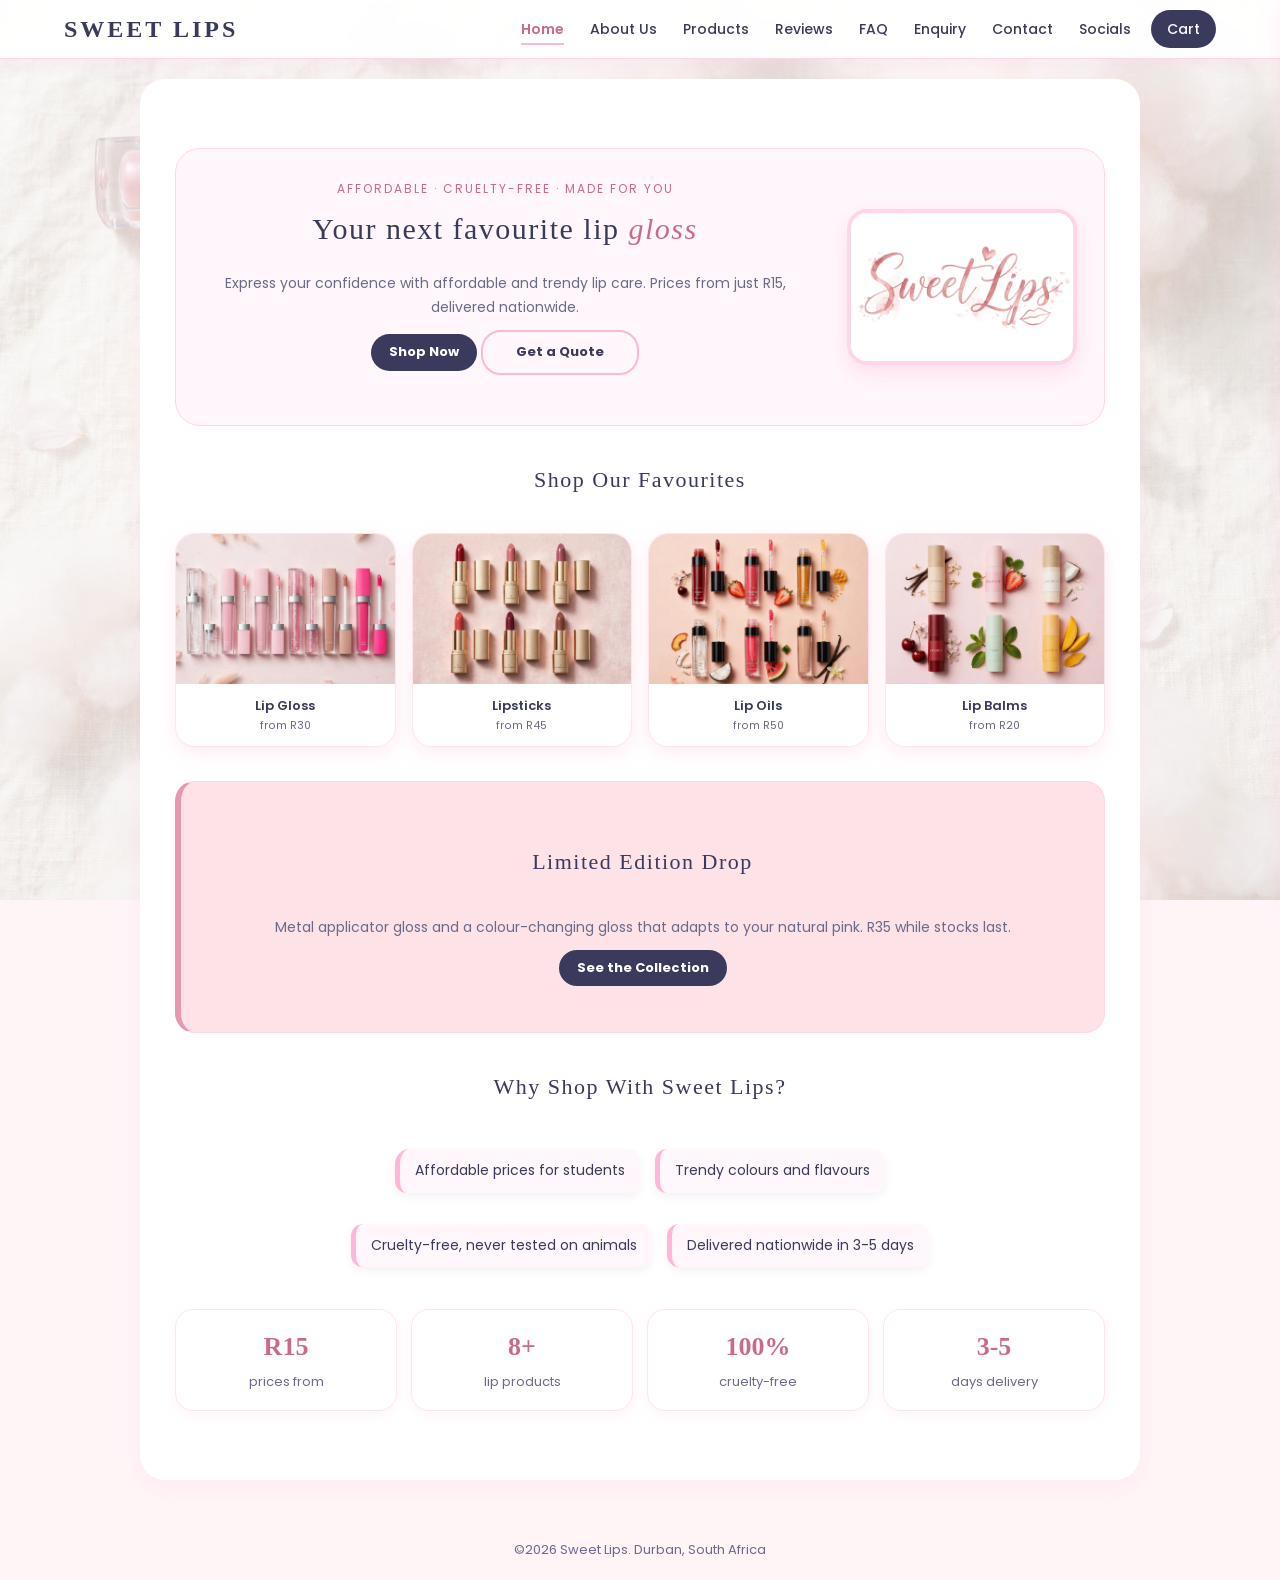
<file: sweet-lips final doc/index.html>
<!DOCTYPE html>
<html lang="en">
<head>
    <meta charset="UTF-8">
    <meta name="viewport" content="width=device-width, initial-scale=1.0">
    <title>Sweet Lips | Affordable Lip Gloss, Lipsticks & Lip Care in South Africa</title>
  <meta name="description" content="Shop affordable lip gloss, lipsticks, lip oils, balms and lip care sets from Sweet Lips, a Durban beauty brand. Nationwide delivery across South Africa.">
  <meta name="keywords" content="lip gloss South Africa, affordable makeup, lip care, Sweet Lips, Durban beauty">
  <meta name="robots" content="index, follow">
  <link rel="preconnect" href="https://fonts.googleapis.com">
  <link rel="preconnect" href="https://fonts.gstatic.com" crossorigin>
  <link href="https://fonts.googleapis.com/css2?family=Poppins:wght@400;500;600&display=swap" rel="stylesheet">
  <link rel="stylesheet" href="css/style.css">
  <link rel="stylesheet" href="css/extras.css">
  <script type="application/ld+json">
  {"@context":"https://schema.org","@type":"Store","name":"Sweet Lips","description":"Affordable, cruelty-free lip gloss, lipsticks and lip care from Durban, South Africa.","email":"hello@sweetlips.co.za","telephone":"+27671448554","address":{"@type":"PostalAddress","addressLocality":"Durban","addressRegion":"KwaZulu-Natal","addressCountry":"ZA"},"openingHours":"Mo-Fr 09:00-17:00","priceRange":"R15-R320"}
  </script>
</head>
<body class="home-page">
  <header class="site-header">
    <h1 class="brand"><a href="index.html">Sweet Lips</a></h1>
    <button class="nav-toggle" type="button" aria-label="Open menu" aria-expanded="false" aria-controls="site-nav"><span></span><span></span><span></span></button>
    <nav id="site-nav" class="site-nav" aria-label="Main navigation">
      <ul>
        <li><a href="index.html" aria-current="page">Home</a></li>
        <li><a href="about.html">About Us</a></li>
        <li><a href="products.html">Products</a></li>
        <li><a href="reviews.html">Reviews</a></li>
        <li><a href="faq.html">FAQ</a></li>
        <li><a href="enquiry.html">Enquiry</a></li>
        <li><a href="contact.html">Contact</a></li>
        <li><a href="social.html">Socials</a></li>
        <li class="nav-cart"><a href="cart.html">Cart</a></li>
      </ul>
    </nav>
  </header>
  <main>
    <section class="hero">
      <div class="hero-text">
        <p class="eyebrow">Affordable &middot; Cruelty-free &middot; Made for you</p>
        <h2 class="hero-title">Your next favourite lip <span id="rotator">gloss</span></h2>
        <p>Express your confidence with affordable and trendy lip care. Prices from just R15, delivered nationwide.</p>
        <a href="products.html">Shop Now</a> <a class="ghost" href="enquiry.html">Get a Quote</a>
      </div>
      <div class="logo-wrap"><img class="home-pic" src="images/sweet-lips-logo.jpeg" alt="Sweet Lips logo"></div>
    </section>

    <section>
      <h2>Shop Our Favourites</h2>
      <div class="tiles">
        <a class="tile" href="products.html"><img class="tile-img" loading="lazy" src="images/lip-gloss-collection.jpeg" alt="Sweet Lips lip gloss collection"><span>Lip Gloss<small>from R30</small></span></a>
        <a class="tile" href="products.html"><img class="tile-img" loading="lazy" src="images/matte-lipsticks-collection.jpeg" alt="Sweet Lips matte lipsticks"><span>Lipsticks<small>from R45</small></span></a>
        <a class="tile" href="products.html"><img class="tile-img" loading="lazy" src="images/lip-oils-collection.jpeg" alt="Sweet Lips lip oils"><span>Lip Oils<small>from R50</small></span></a>
        <a class="tile" href="products.html"><img class="tile-img" loading="lazy" src="images/flavoured-lip-balms.jpeg" alt="Sweet Lips flavoured lip balms"><span>Lip Balms<small>from R20</small></span></a>
      </div>
    </section>

    <section class="banner">
      <h2>Limited Edition Drop</h2>
      <p>Metal applicator gloss and a colour-changing gloss that adapts to your natural pink. R35 while stocks last.</p>
      <a href="products.html">See the Collection</a>
    </section>

    <section>
      <h2>Why Shop With Sweet Lips?</h2>
      <ul>
        <li>Affordable prices for students</li>
        <li>Trendy colours and flavours</li>
        <li>Cruelty-free, never tested on animals</li>
        <li>Delivered nationwide in 3-5 days</li>
      </ul>
    </section>

    <section class="stats">
      <div><b>R15</b><span>prices from</span></div>
      <div><b>8+</b><span>lip products</span></div>
      <div><b>100%</b><span>cruelty-free</span></div>
      <div><b>3-5</b><span>days delivery</span></div>
    </section>
  </main>
  <footer>
    <p>&copy;2026 Sweet Lips. Durban, South Africa</p>
  </footer>
<script src="js/cart.js"></script>
<script src="js/site.js"></script>
<script src="js/minicart.js"></script>
</body>
</html>
</file>
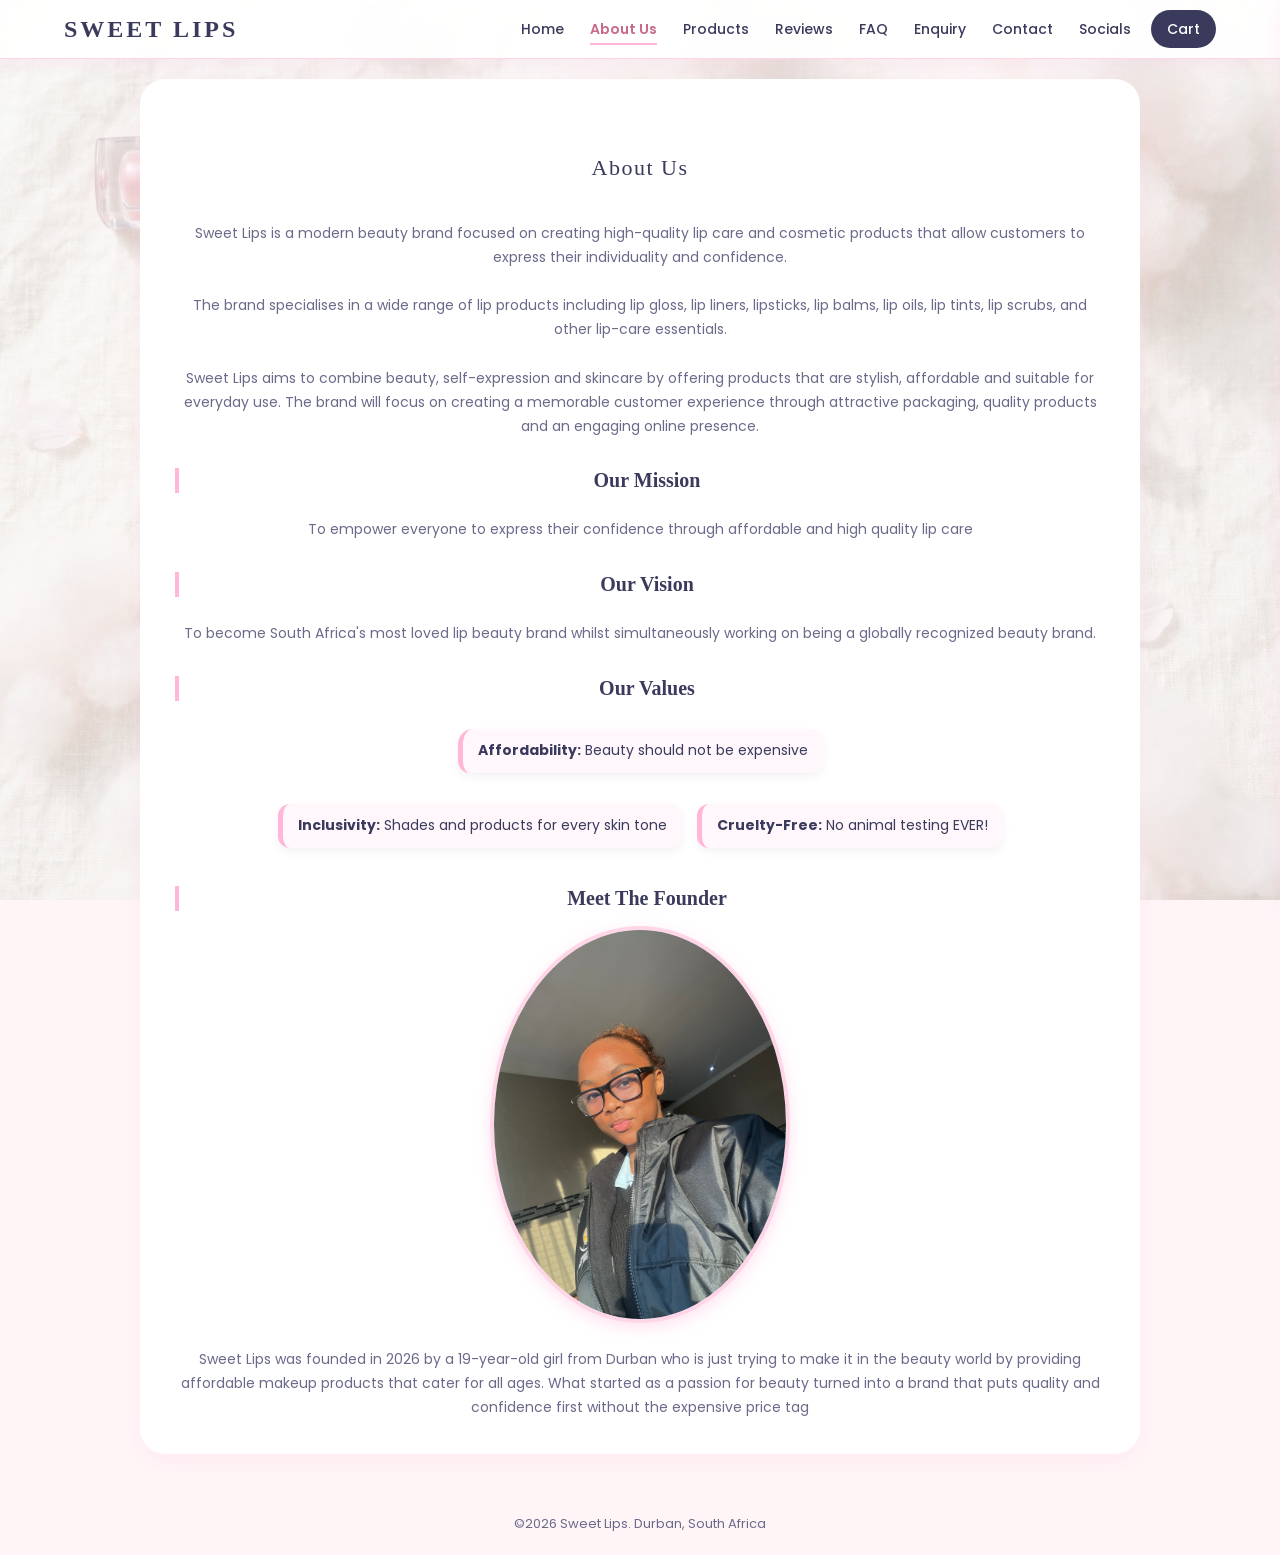
<file: sweet-lips final doc/about.html>
<!DOCTYPE html>
<html lang="en">
<head>
  <meta charset="UTF-8">
  <meta name="viewport" content="width=device-width, initial-scale=1.0">
  <title>About Sweet Lips | Durban Lip Care Brand</title>
  <meta name="description" content="Meet Sweet Lips, a Durban-founded, cruelty-free lip beauty brand making affordable, inclusive lip products for every skin tone.">
  <meta name="keywords" content="about Sweet Lips, cruelty-free makeup, Durban beauty brand, affordable lip products">
  <meta name="robots" content="index, follow">
  <link rel="preconnect" href="https://fonts.googleapis.com">
  <link rel="preconnect" href="https://fonts.gstatic.com" crossorigin>
  <link href="https://fonts.googleapis.com/css2?family=Poppins:wght@400;500;600&display=swap" rel="stylesheet">
  <link rel="stylesheet" href="css/style.css">
  <link rel="stylesheet" href="css/extras.css">
</head>
<body>
  <header class="site-header">
    <h1 class="brand"><a href="index.html">Sweet Lips</a></h1>
    <button class="nav-toggle" type="button" aria-label="Open menu" aria-expanded="false" aria-controls="site-nav"><span></span><span></span><span></span></button>
    <nav id="site-nav" class="site-nav" aria-label="Main navigation">
      <ul>
        <li><a href="index.html">Home</a></li>
        <li><a href="about.html" aria-current="page">About Us</a></li>
        <li><a href="products.html">Products</a></li>
        <li><a href="reviews.html">Reviews</a></li>
        <li><a href="faq.html">FAQ</a></li>
        <li><a href="enquiry.html">Enquiry</a></li>
        <li><a href="contact.html">Contact</a></li>
        <li><a href="social.html">Socials</a></li>
        <li class="nav-cart"><a href="cart.html">Cart</a></li>
      </ul>
    </nav>
  </header>
  <main>
    <h2>About Us</h2>
    <p>Sweet Lips is a modern beauty brand focused on creating high-quality lip care and cosmetic products that allow customers to express their individuality and confidence.</p>
    <p>The brand specialises in a wide range of lip products including lip gloss, lip liners, lipsticks, lip balms, lip oils, lip tints, lip scrubs, and other lip-care essentials.</p>
    <p>Sweet Lips aims to combine beauty, self-expression and skincare by offering products that are stylish, affordable and suitable for everyday use. The brand will focus on creating a memorable customer experience through attractive packaging, quality products and an engaging online presence.</p>
    <h3>Our Mission</h3>
    <p> To empower everyone to express their confidence through affordable and high quality lip care</p>
    <h3> Our Vision</h3>
    <p> To become South Africa's most loved lip beauty brand whilst simultaneously working on being a globally recognized beauty brand.</p>
    <h3>Our Values</h3>
    <ul>
        <li><b>Affordability:</b> Beauty should not be expensive </li>
        <li><b>Inclusivity:</b> Shades and products for every skin tone </li>
         <li><b>Cruelty-Free:</b> No animal testing EVER!</li>
    </ul>
    <h3> Meet The Founder</h3>
    <img src="images/sweet-lips-founder-portrait.jpeg" 
    alt="Portrait of the founder of Sweet Lips, a Durban beauty entrepreneur" 
    class="about-pic" 
    style="width:100%; max-width:300px; height:auto; border-radius:50%;">
    <p> Sweet Lips was founded in 2026 by a 19-year-old girl from Durban who is just trying to make it in the beauty world by providing affordable makeup products that cater for all ages. What started as a passion for beauty turned into a brand that puts quality and confidence first without the expensive price tag</p>
 </main>
  <footer>
    <p>&copy;2026 Sweet Lips. Durban, South Africa</p>
  </footer>
<script src="js/cart.js"></script>
<script src="js/site.js"></script>
<script src="js/minicart.js"></script>
</body>
</html>
</file>
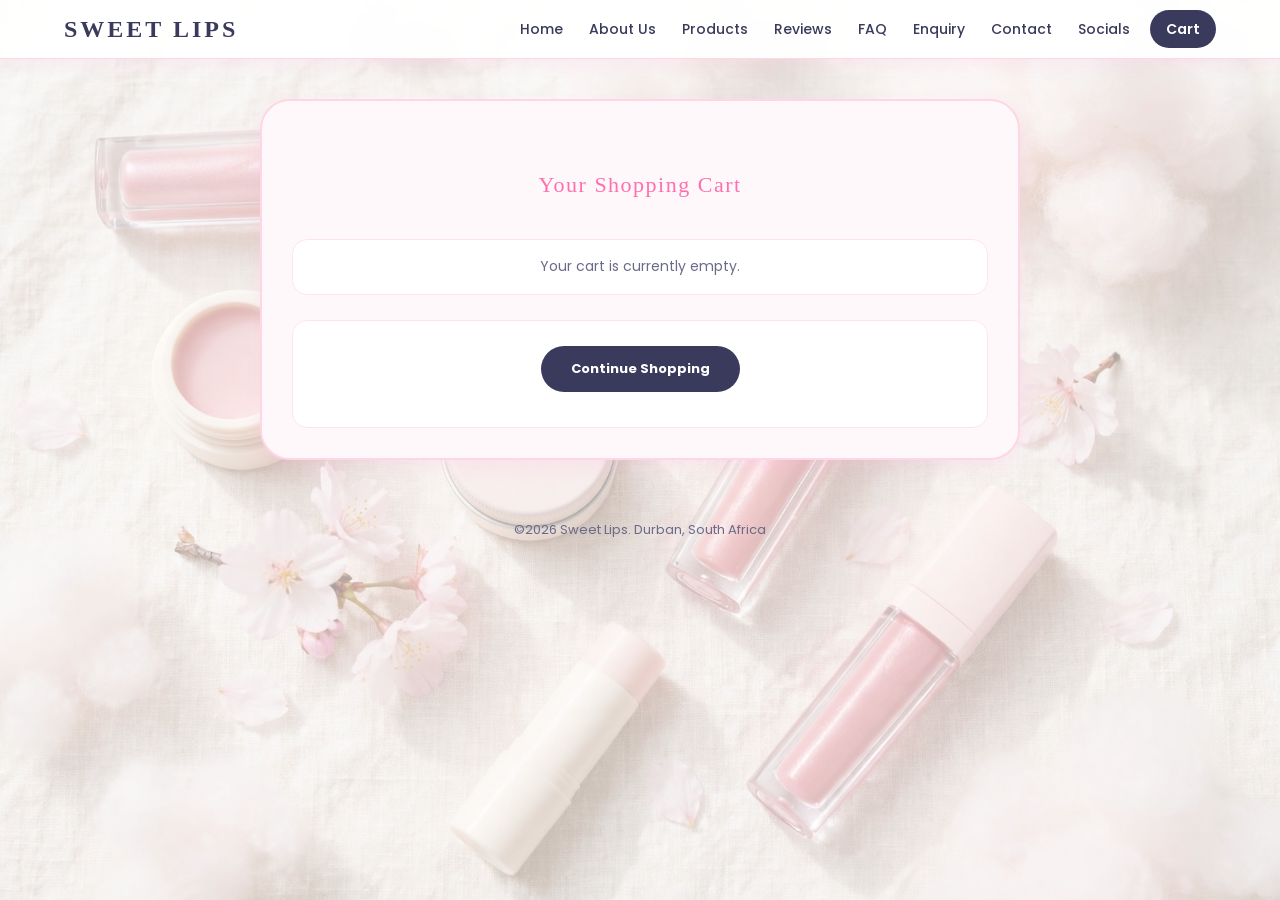
<file: sweet-lips final doc/cart.html>
<!DOCTYPE html>
<html lang="en">
<head>
  <meta charset="UTF-8">
  <meta name="viewport" content="width=device-width, initial-scale=1.0">
  <title>Your Cart | Sweet Lips</title>
  <meta name="description" content="Review your Sweet Lips cart and send your order on WhatsApp.">
  <meta name="keywords" content="Sweet Lips cart, order lip gloss online">
  <meta name="robots" content="index, follow">
  <link rel="preconnect" href="https://fonts.googleapis.com">
  <link rel="preconnect" href="https://fonts.gstatic.com" crossorigin>
  <link href="https://fonts.googleapis.com/css2?family=Poppins:wght@400;500;600&display=swap" rel="stylesheet">
  <link rel="stylesheet" href="css/style.css">
  <link rel="stylesheet" href="css/extras.css">
</head>
<body class="cart-page">
  <header class="site-header">
    <h1 class="brand"><a href="index.html">Sweet Lips</a></h1>
    <button class="nav-toggle" type="button" aria-label="Open menu" aria-expanded="false" aria-controls="site-nav"><span></span><span></span><span></span></button>
    <nav id="site-nav" class="site-nav" aria-label="Main navigation">
      <ul>
        <li><a href="index.html">Home</a></li>
        <li><a href="about.html">About Us</a></li>
        <li><a href="products.html">Products</a></li>
        <li><a href="reviews.html">Reviews</a></li>
        <li><a href="faq.html">FAQ</a></li>
        <li><a href="enquiry.html">Enquiry</a></li>
        <li><a href="contact.html">Contact</a></li>
        <li><a href="social.html">Socials</a></li>
        <li class="nav-cart"><a href="cart.html" aria-current="page">Cart</a></li>
      </ul>
    </nav>
  </header>
  <main>
    <h2>Your Shopping Cart</h2>
    <div id="cart-root"></div>
  </main>
  <footer>
    <p>&copy;2026 Sweet Lips. Durban, South Africa</p>
  </footer>
  <script src="js/cart.js"></script>
<script src="js/site.js"></script>
</body>
</html>
</file>
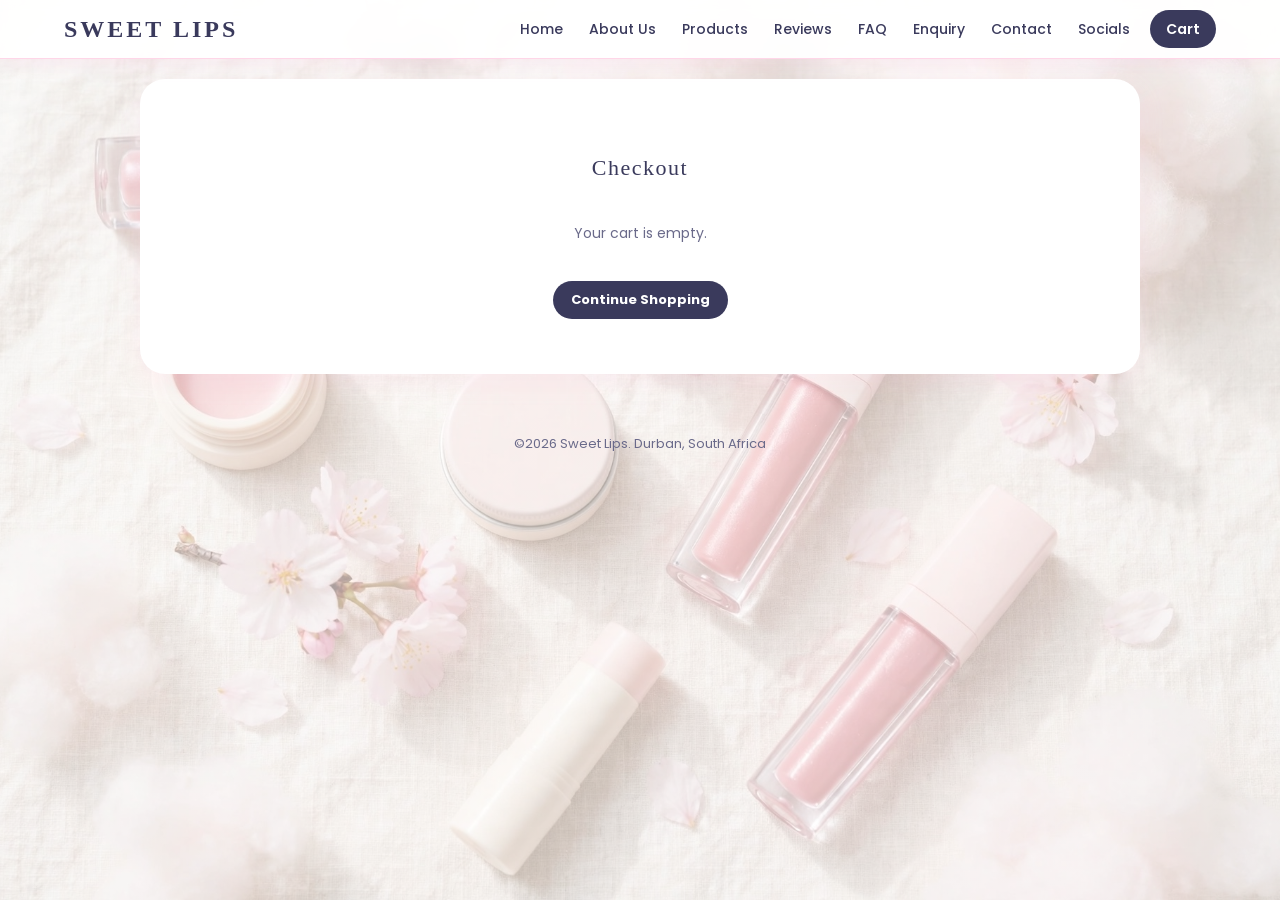
<file: sweet-lips final doc/checkout.html>
<!DOCTYPE html>
<html lang="en">
<head>
  <meta charset="UTF-8">
  <meta name="viewport" content="width=device-width, initial-scale=1.0">
  <title>Checkout | Sweet Lips</title>
  <meta name="description" content="Securely complete your Sweet Lips order: delivery details, payment and order confirmation.">
  <meta name="keywords" content="Sweet Lips checkout, buy lip gloss online South Africa">
  <meta name="robots" content="noindex">
  <link rel="preconnect" href="https://fonts.googleapis.com">
  <link rel="preconnect" href="https://fonts.gstatic.com" crossorigin>
  <link href="https://fonts.googleapis.com/css2?family=Poppins:wght@400;500;600&display=swap" rel="stylesheet">
  <link rel="stylesheet" href="css/style.css">
  <link rel="stylesheet" href="css/extras.css">
</head>
<body class="checkout-page">
  <header class="site-header">
    <h1 class="brand"><a href="index.html">Sweet Lips</a></h1>
    <button class="nav-toggle" type="button" aria-label="Open menu" aria-expanded="false" aria-controls="site-nav"><span></span><span></span><span></span></button>
    <nav id="site-nav" class="site-nav" aria-label="Main navigation">
      <ul>
        <li><a href="index.html">Home</a></li>
        <li><a href="about.html">About Us</a></li>
        <li><a href="products.html">Products</a></li>
        <li><a href="reviews.html">Reviews</a></li>
        <li><a href="faq.html">FAQ</a></li>
        <li><a href="enquiry.html">Enquiry</a></li>
        <li><a href="contact.html">Contact</a></li>
        <li><a href="social.html">Socials</a></li>
        <li class="nav-cart"><a href="cart.html" aria-current="page">Cart</a></li>
      </ul>
    </nav>
  </header>
  <main>
    <h2>Checkout</h2>
    <div id="checkout-root"></div>
  </main>
  <footer>
    <p>&copy;2026 Sweet Lips. Durban, South Africa</p>
  </footer>
<script src="js/cart.js"></script>
<script src="js/site.js"></script>
<script src="js/checkout.js"></script>
</body>
</html>
</file>
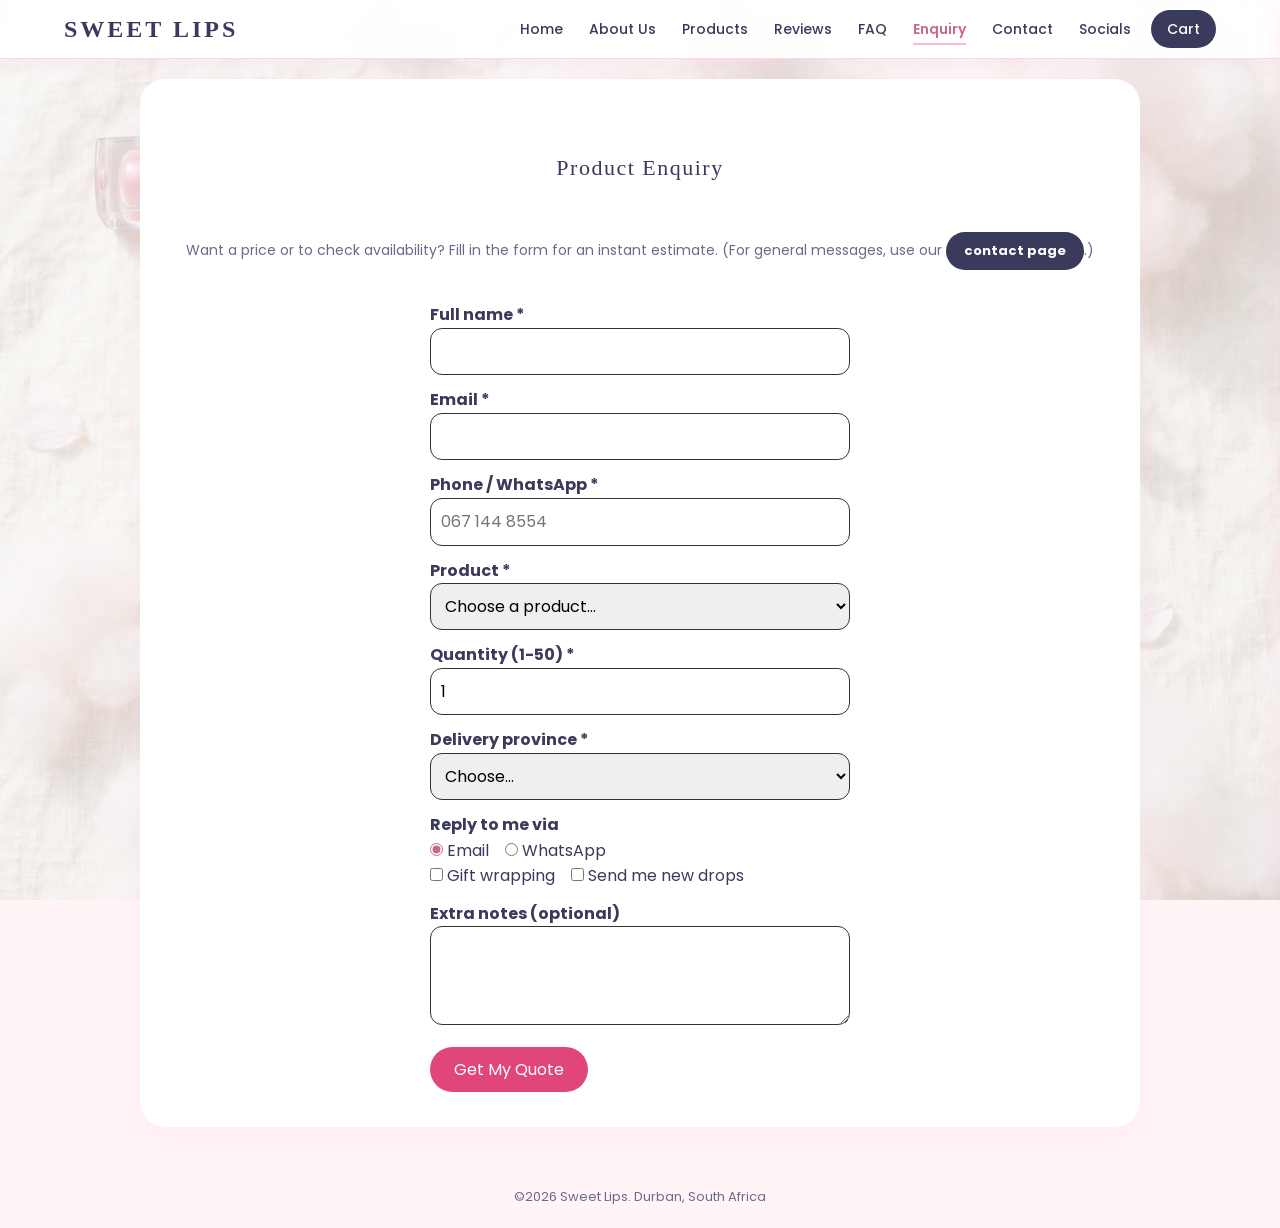
<file: sweet-lips final doc/enquiry.html>
<!DOCTYPE html>
<html lang="en">
<head>
  <meta charset="UTF-8">
  <meta name="viewport" content="width=device-width, initial-scale=1.0">
  <title>Product Enquiry & Quote | Sweet Lips</title>
  <meta name="description" content="Enquire about Sweet Lips products and get an instant price and availability estimate.">
  <meta name="keywords" content="product enquiry, lip gloss quote, Sweet Lips availability">
  <meta name="robots" content="index, follow">
  <link rel="preconnect" href="https://fonts.googleapis.com">
  <link rel="preconnect" href="https://fonts.gstatic.com" crossorigin>
  <link href="https://fonts.googleapis.com/css2?family=Poppins:wght@400;500;600&display=swap" rel="stylesheet">
  <link rel="stylesheet" href="css/style.css">
  <link rel="stylesheet" href="css/extras.css">
</head>
<body class="enquiry-page">
  <header class="site-header">
    <h1 class="brand"><a href="index.html">Sweet Lips</a></h1>
    <button class="nav-toggle" type="button" aria-label="Open menu" aria-expanded="false" aria-controls="site-nav"><span></span><span></span><span></span></button>
    <nav id="site-nav" class="site-nav" aria-label="Main navigation">
      <ul>
        <li><a href="index.html">Home</a></li>
        <li><a href="about.html">About Us</a></li>
        <li><a href="products.html">Products</a></li>
        <li><a href="reviews.html">Reviews</a></li>
        <li><a href="faq.html">FAQ</a></li>
        <li><a href="enquiry.html" aria-current="page">Enquiry</a></li>
        <li><a href="contact.html">Contact</a></li>
        <li><a href="social.html">Socials</a></li>
        <li class="nav-cart"><a href="cart.html">Cart</a></li>
      </ul>
    </nav>
  </header>
  <main>
    <h2>Product Enquiry</h2>
    <p>Want a price or to check availability? Fill in the form for an instant estimate. (For general messages, use our <a href="contact.html">contact page</a>.)</p>
    <form id="enquiry-form" class="sl-form" action="enquiry.html" method="post">
      <label for="name">Full name *</label><input id="name" name="name" type="text" required minlength="2" autocomplete="name">
      <label for="email">Email *</label><input id="email" name="email" type="email" required autocomplete="email">
      <label for="phone">Phone / WhatsApp *</label><input id="phone" name="phone" type="tel" data-type="phone" required placeholder="067 144 8554">
      <label for="product">Product *</label><select id="product" name="product" required><option value="">Choose a product...</option><option value="Lip Gloss" data-name="Lip Gloss" data-price="30" data-ltd="0">Lip Gloss - R30</option><option value="Lip Liners" data-name="Lip Liners" data-price="15" data-ltd="0">Lip Liners - R15</option><option value="Lipsticks" data-name="Lipsticks" data-price="45" data-ltd="0">Lipsticks - R45</option><option value="Lip Balms" data-name="Lip Balms" data-price="20" data-ltd="0">Lip Balms - R20</option><option value="Lip Oils" data-name="Lip Oils" data-price="50" data-ltd="0">Lip Oils - R50</option><option value="Lip Tints" data-name="Lip Tints" data-price="45" data-ltd="0">Lip Tints - R45</option><option value="Lip Scrubs" data-name="Lip Scrubs" data-price="60" data-ltd="0">Lip Scrubs - R60</option><option value="Lip Masks" data-name="Lip Masks" data-price="50" data-ltd="0">Lip Masks - R50</option><option value="Package 1 - Mini Pouch Set" data-name="Package 1 - Mini Pouch Set" data-price="120" data-ltd="0">Package 1 - Mini Pouch Set - R120</option><option value="Package 2 - Glow Up Set" data-name="Package 2 - Glow Up Set" data-price="180" data-ltd="0">Package 2 - Glow Up Set - R180</option><option value="Package 3 - Ultimate Lip Lover Set" data-name="Package 3 - Ultimate Lip Lover Set" data-price="320" data-ltd="0">Package 3 - Ultimate Lip Lover Set - R320</option><option value="Metal Applicator Gloss (Limited Edition)" data-name="Metal Applicator Gloss (Limited Edition)" data-price="35" data-ltd="1">Metal Applicator Gloss (Limited Edition) - R35</option><option value="Color-Changing Lip Gloss (Limited Edition)" data-name="Color-Changing Lip Gloss (Limited Edition)" data-price="35" data-ltd="1">Color-Changing Lip Gloss (Limited Edition) - R35</option></select>
      <label for="quantity">Quantity (1-50) *</label><input id="quantity" name="quantity" type="number" min="1" max="50" value="1" required>
      <label for="province">Delivery province *</label><select id="province" name="province" required><option value="">Choose...</option><option>KwaZulu-Natal</option><option>Gauteng</option><option>Western Cape</option><option>Eastern Cape</option><option>Free State</option><option>Limpopo</option><option>Mpumalanga</option><option>North West</option><option>Northern Cape</option></select>
      <fieldset><legend>Reply to me via</legend>
        <label class="inline"><input type="radio" name="reply" value="email" checked> Email</label>
        <label class="inline"><input type="radio" name="reply" value="WhatsApp"> WhatsApp</label></fieldset>
      <label class="inline"><input type="checkbox" id="gift" name="gift"> Gift wrapping</label>
      <label class="inline"><input type="checkbox" id="news" name="news"> Send me new drops</label>
      <label for="notes">Extra notes (optional)</label><textarea id="notes" name="notes" rows="3"></textarea>
      <button type="submit">Get My Quote</button>
    </form>
    <p id="enquiry-result" class="result" role="status" hidden></p>
  </main>
  <footer>
    <p>&copy;2026 Sweet Lips. Durban, South Africa</p>
  </footer>
<script src="js/cart.js"></script>
<script src="js/site.js"></script>
<script src="js/minicart.js"></script>
</body>
</html>
</file>
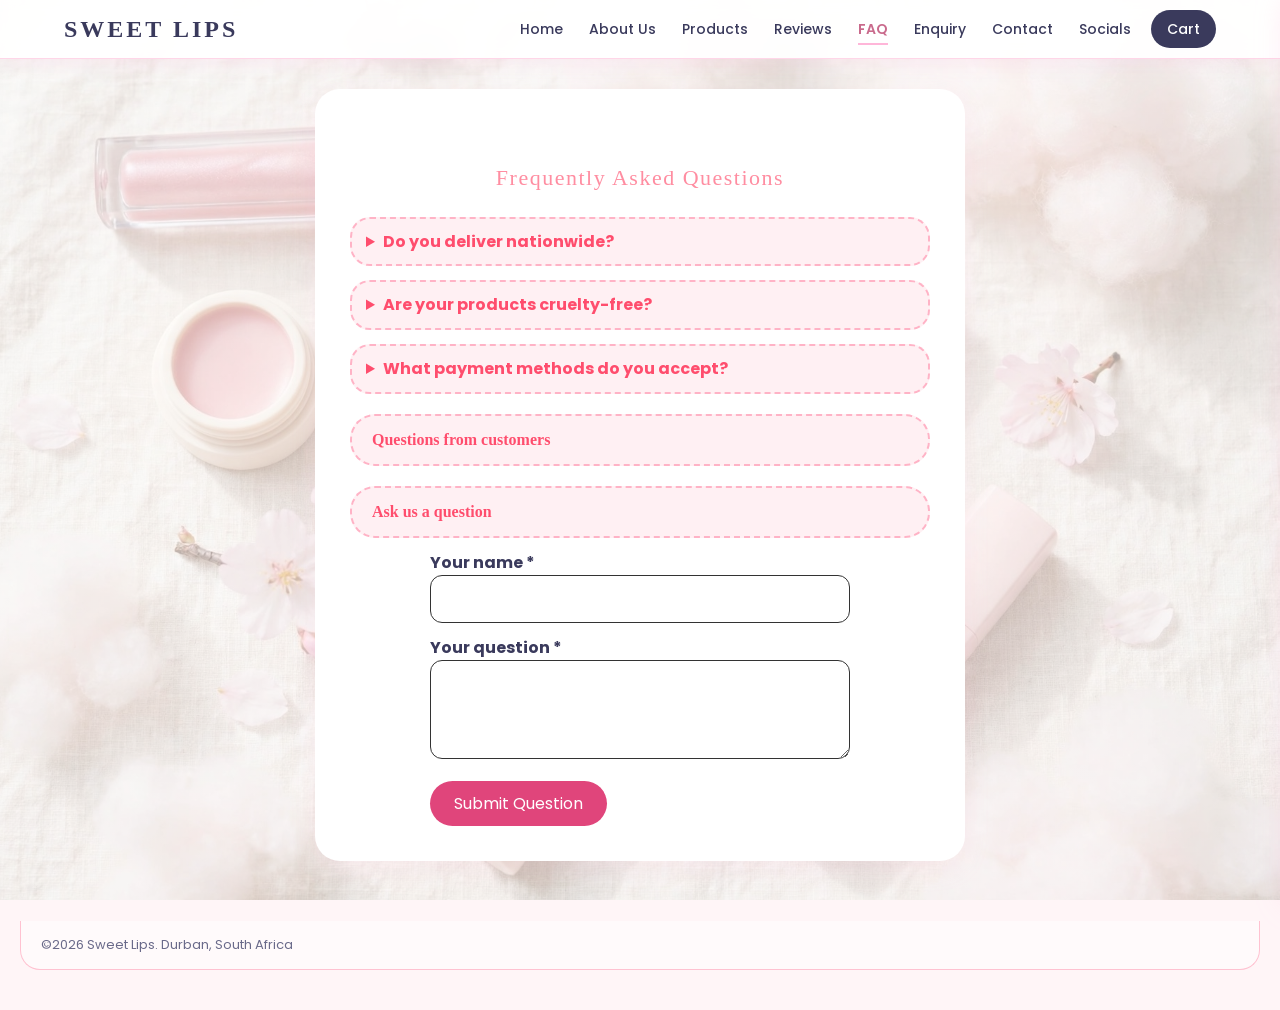
<file: sweet-lips final doc/faq.html>
<!DOCTYPE html>
<html lang="en">
<head>
  <meta charset="UTF-8">
  <meta name="viewport" content="width=device-width, initial-scale=1.0">
  <title>FAQ - Delivery, Payments & Cruelty-Free | Sweet Lips</title>
  <meta name="description" content="Answers about Sweet Lips delivery times, payment methods and our cruelty-free promise.">
  <meta name="keywords" content="Sweet Lips FAQ, makeup delivery South Africa, cruelty-free makeup">
  <meta name="robots" content="index, follow">
  <link rel="preconnect" href="https://fonts.googleapis.com">
  <link rel="preconnect" href="https://fonts.gstatic.com" crossorigin>
  <link href="https://fonts.googleapis.com/css2?family=Poppins:wght@400;500;600&display=swap" rel="stylesheet">
  <link rel="stylesheet" href="css/style.css">
  <link rel="stylesheet" href="css/extras.css">
</head>
<body class="faq-page">
  <header class="site-header">
    <h1 class="brand"><a href="index.html">Sweet Lips</a></h1>
    <button class="nav-toggle" type="button" aria-label="Open menu" aria-expanded="false" aria-controls="site-nav"><span></span><span></span><span></span></button>
    <nav id="site-nav" class="site-nav" aria-label="Main navigation">
      <ul>
        <li><a href="index.html">Home</a></li>
        <li><a href="about.html">About Us</a></li>
        <li><a href="products.html">Products</a></li>
        <li><a href="reviews.html">Reviews</a></li>
        <li><a href="faq.html" aria-current="page">FAQ</a></li>
        <li><a href="enquiry.html">Enquiry</a></li>
        <li><a href="contact.html">Contact</a></li>
        <li><a href="social.html">Socials</a></li>
        <li class="nav-cart"><a href="cart.html">Cart</a></li>
      </ul>
    </nav>
  </header>
  <main>
    <h2>Frequently Asked Questions</h2>
    <h3>Do you deliver nationwide?</h3>
    <p>Yes! We deliver across South Africa. Delivery takes 3-5 business days.</p>
    <h3>Are your products cruelty-free?</h3>
    <p>Absolutely! We never test on animals.</p>
    <h3>What payment methods do you accept?</h3>
    <p>We accept Card, EFT, and Cash on Delivery.</p>
  <h3 id="cq">Questions from customers</h3>
    <div id="user-questions"></div>
    <h3 id="aq">Ask us a question</h3>
    <form id="question-form" class="sl-form">
      <label for="q-name">Your name *</label><input id="q-name" type="text" required minlength="2">
      <label for="q-text">Your question *</label><textarea id="q-text" rows="3" required minlength="10"></textarea>
      <button type="submit">Submit Question</button>
    </form>
    <p id="question-result" class="result" role="status" hidden></p>
  </main>
  <footer>
    <p>&copy;2026 Sweet Lips. Durban, South Africa</p>
  </footer>
<script src="js/cart.js"></script>
<script src="js/site.js"></script>
<script src="js/minicart.js"></script>
</body>
</html>
</file>
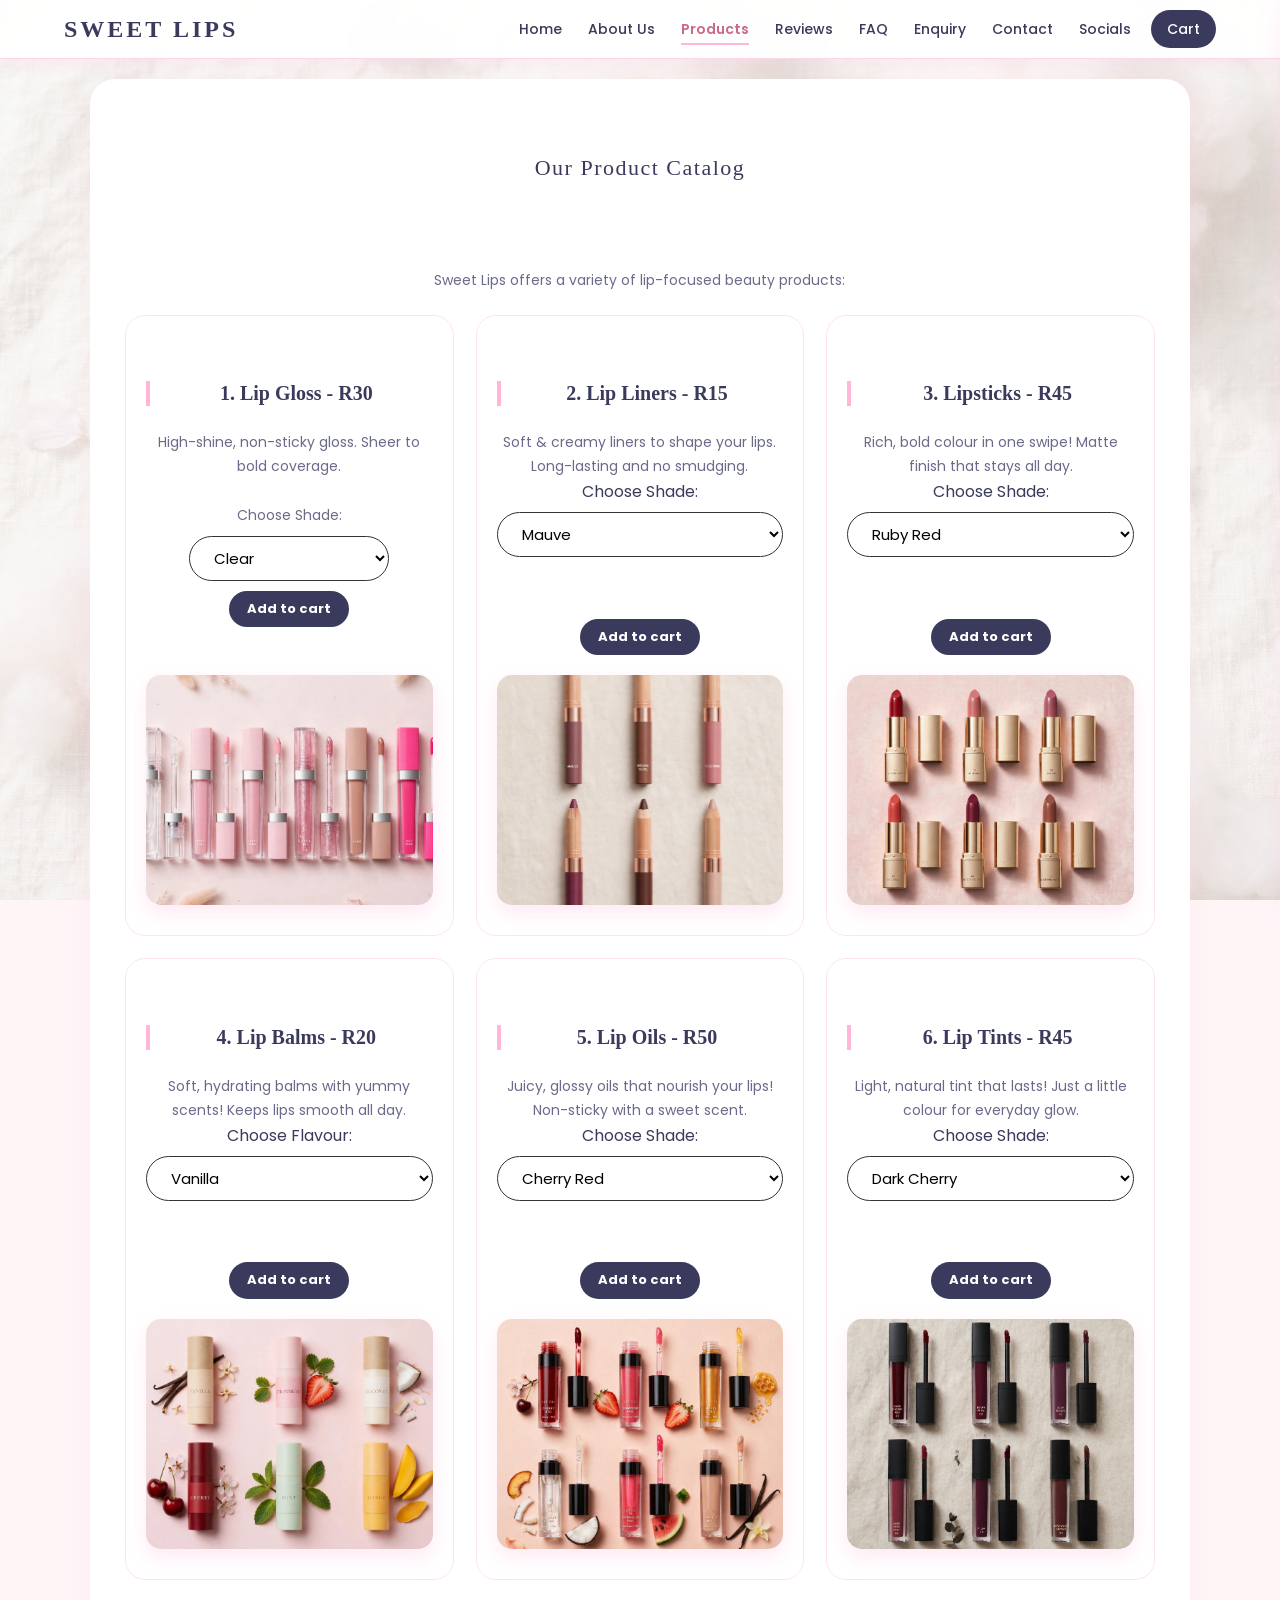
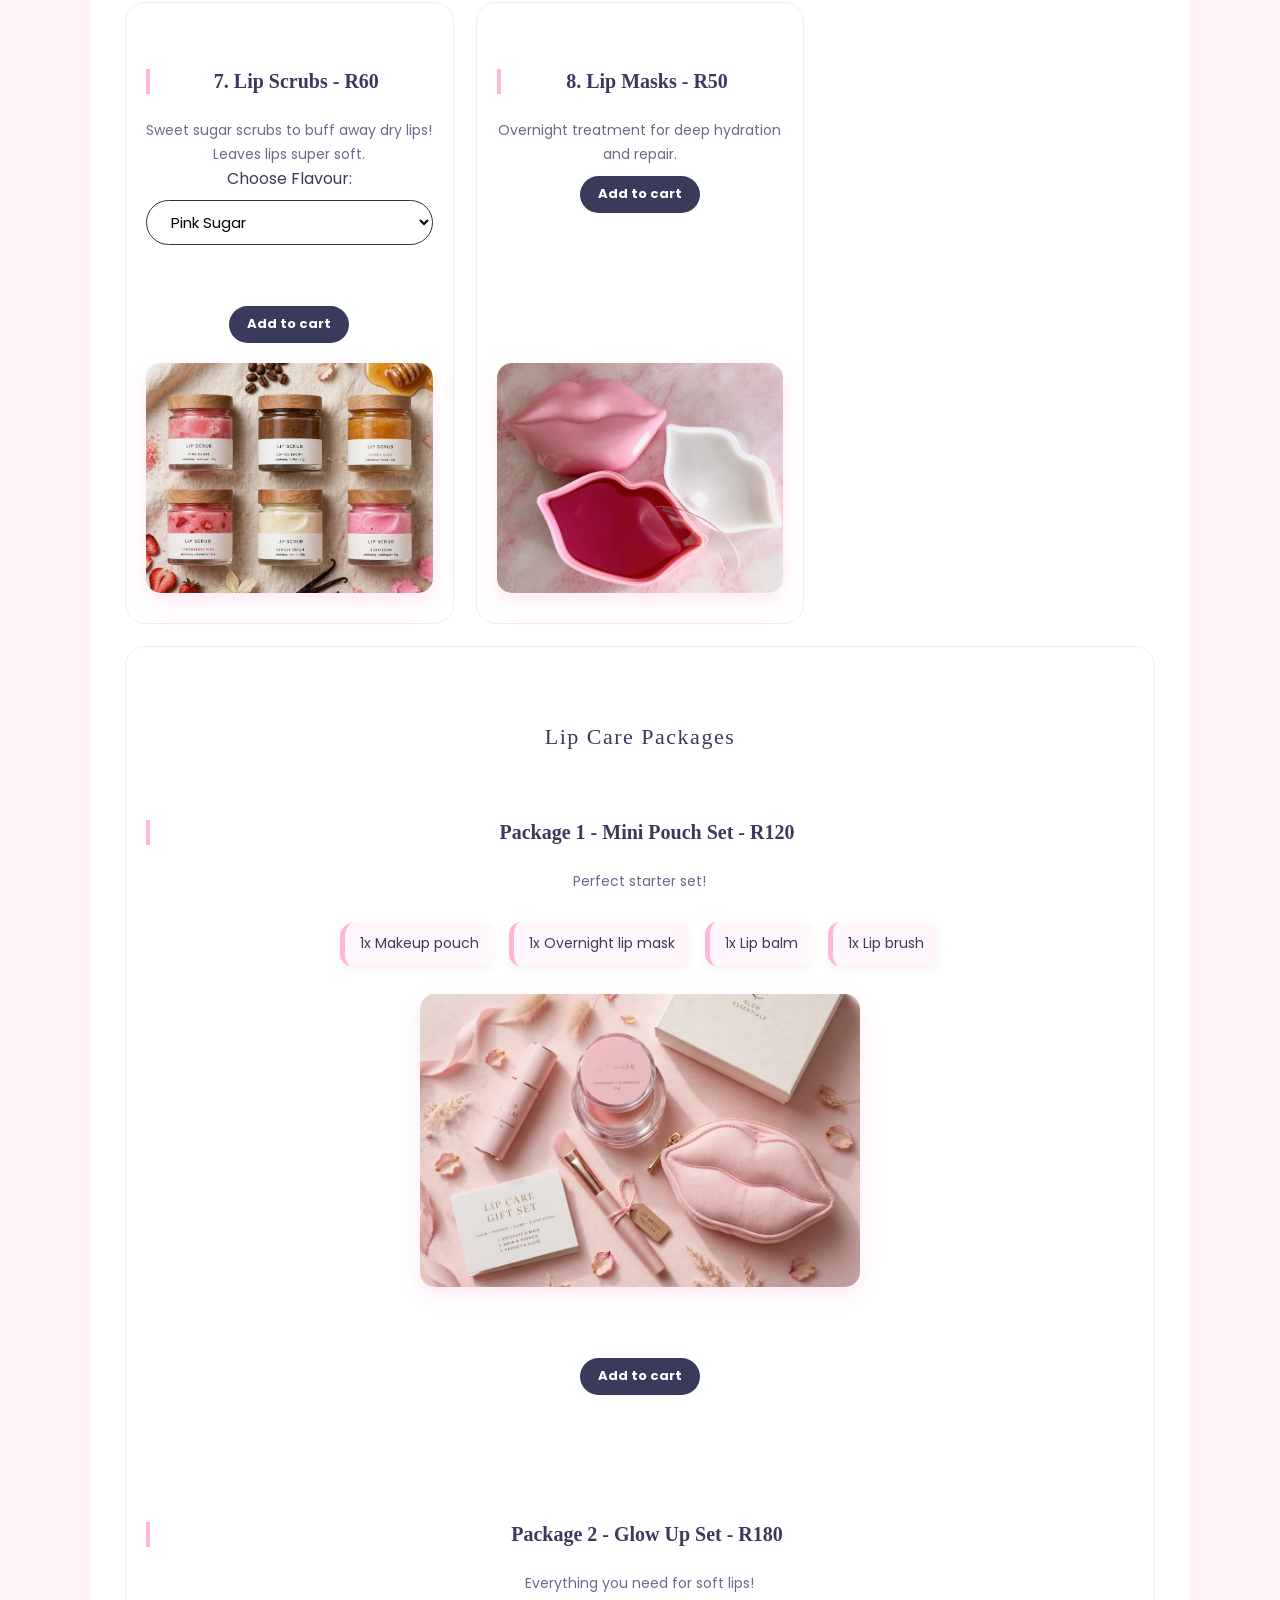
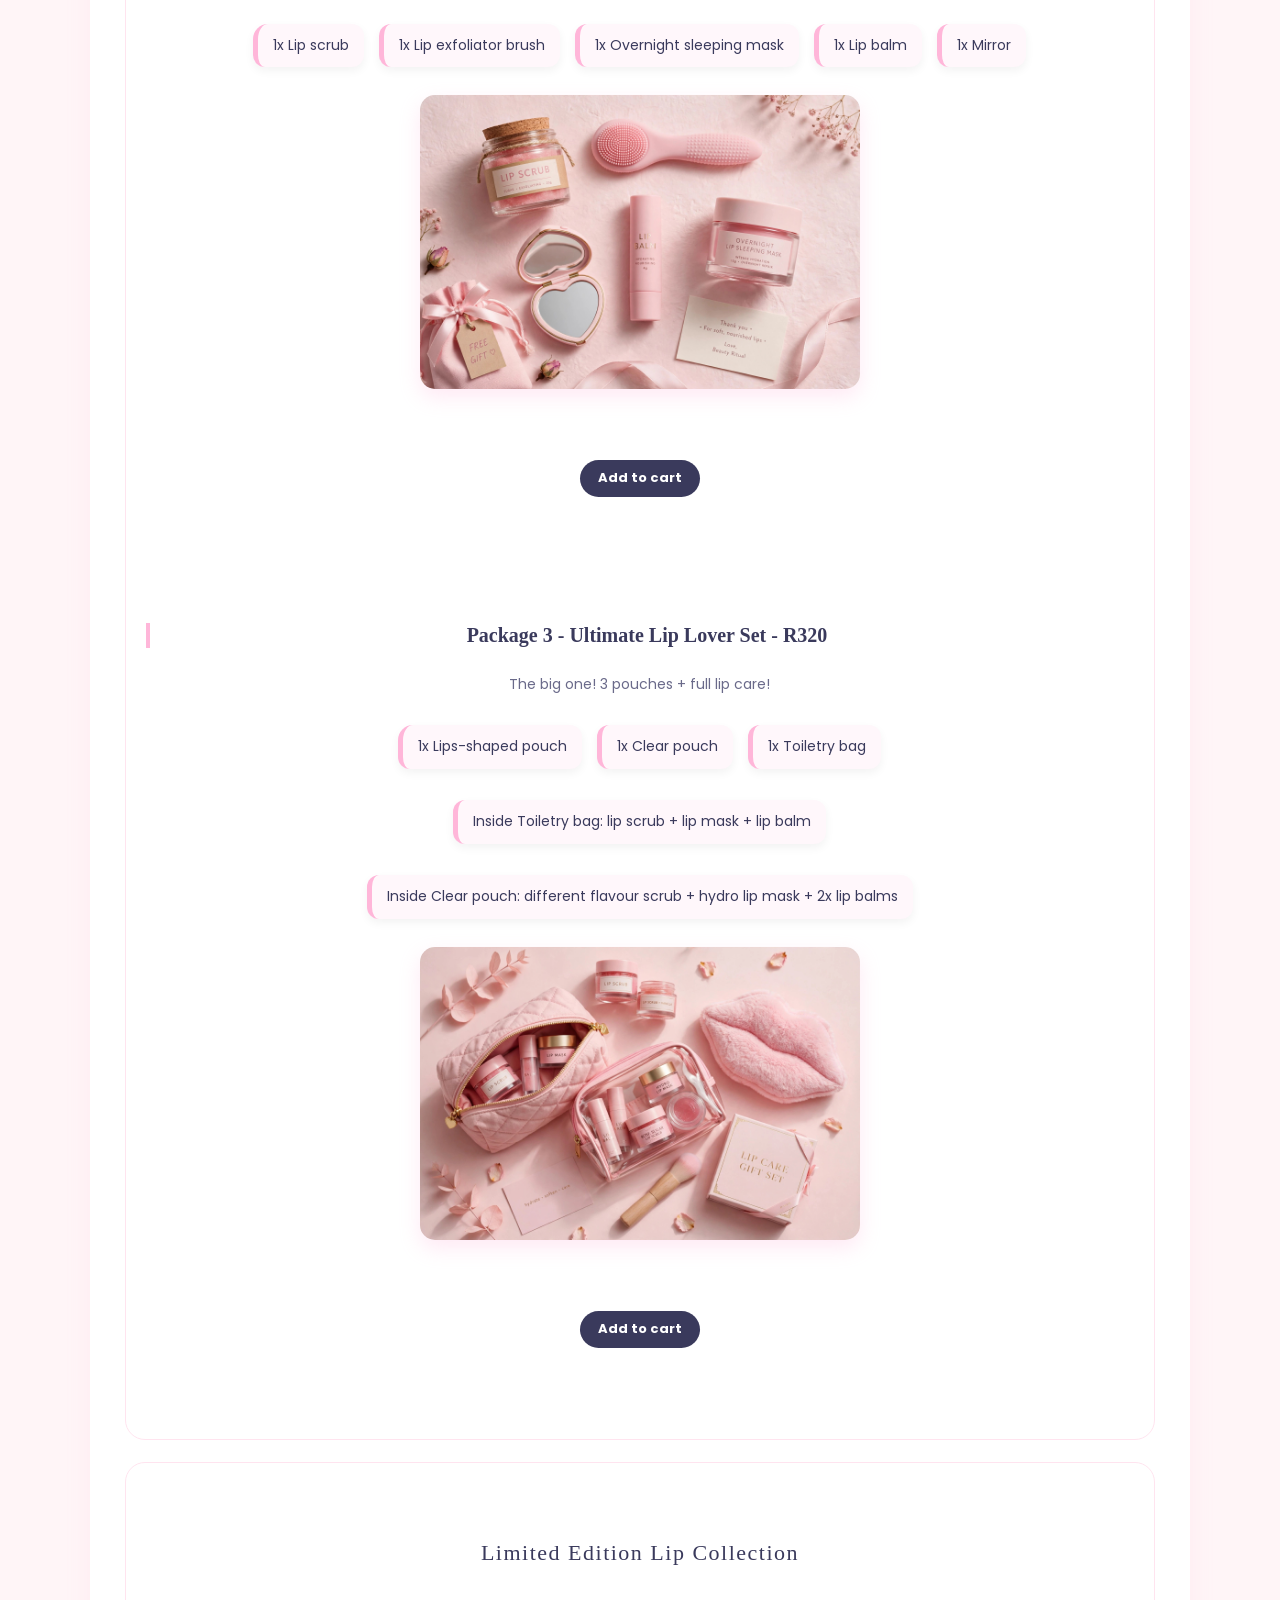
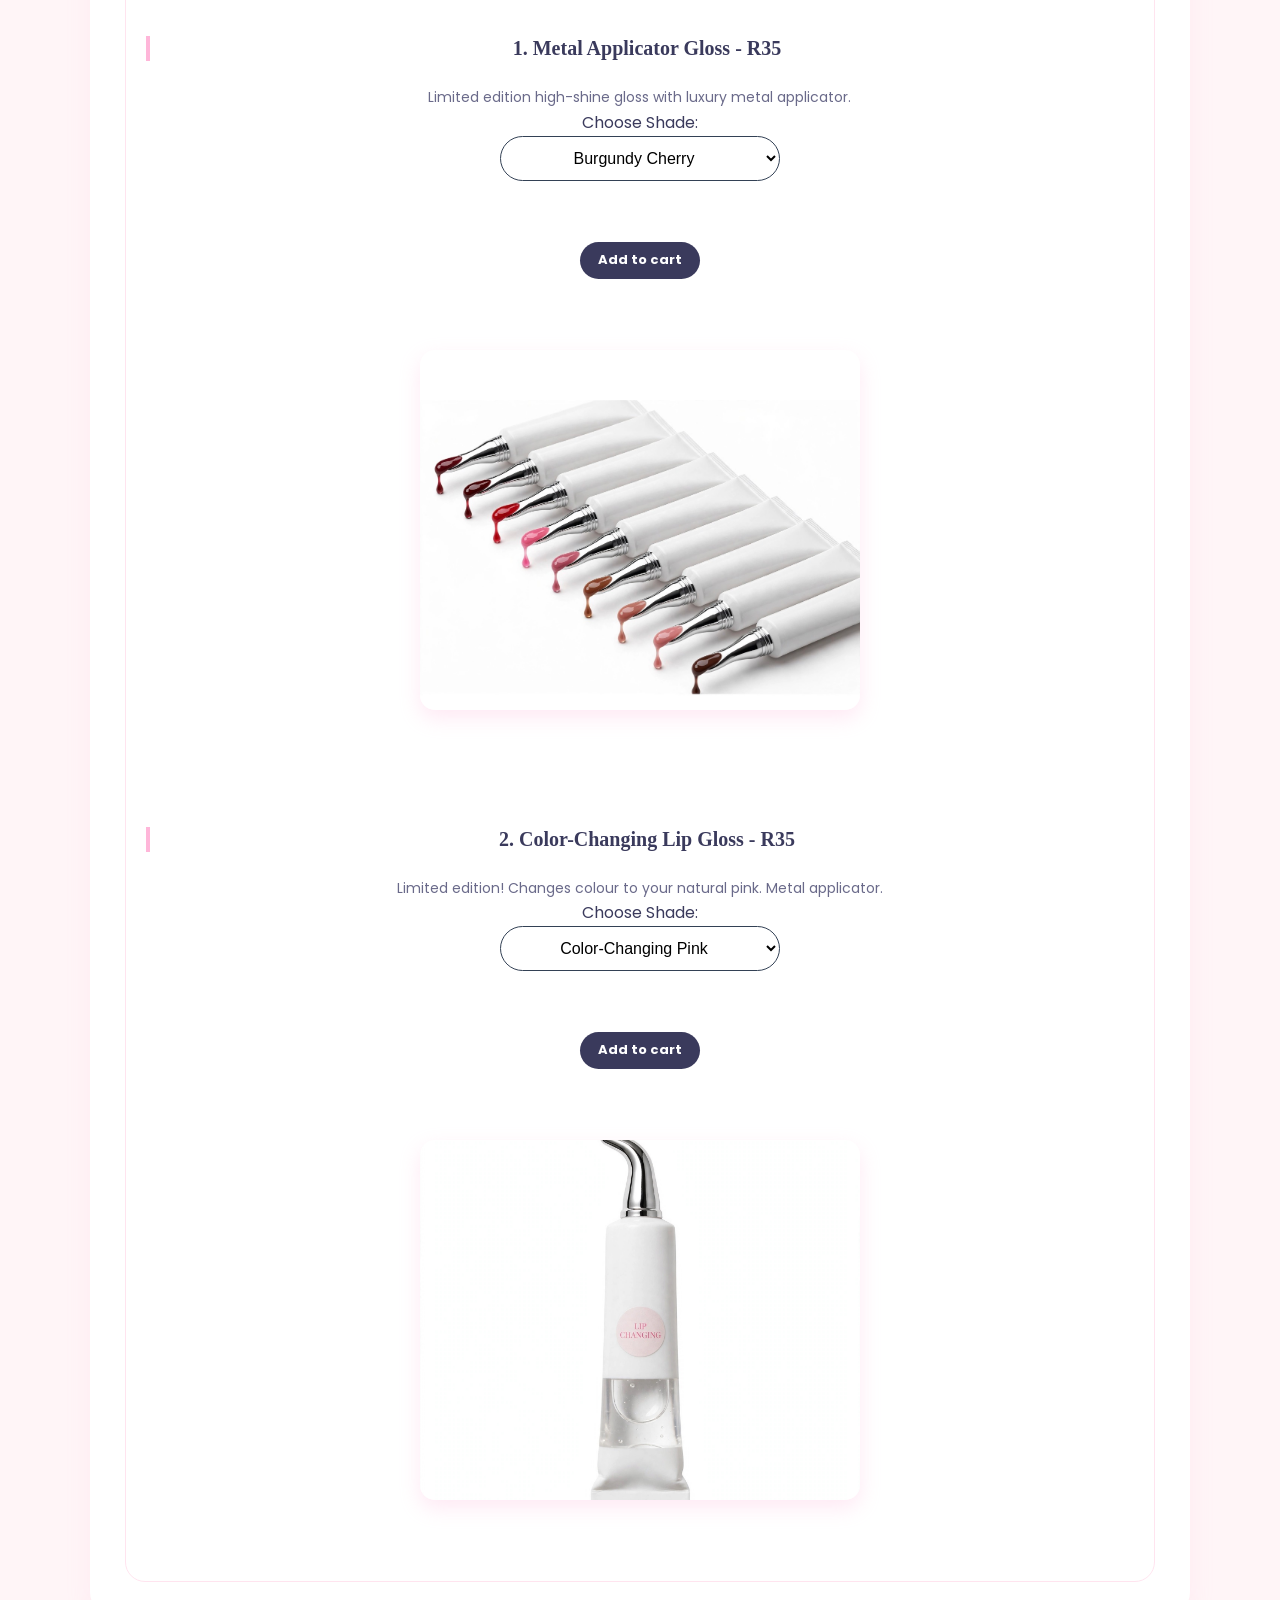
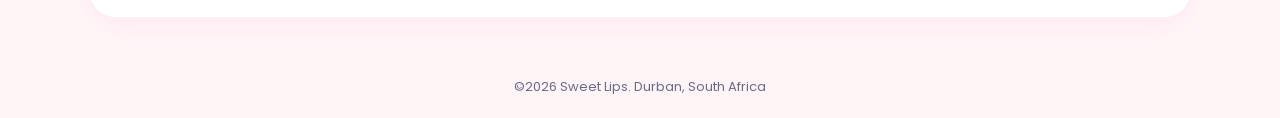
<file: sweet-lips final doc/products.html>
<!DOCTYPE html>
<html lang="en">
<head>
  <meta charset="UTF-8">
  <meta name="viewport" content="width=device-width, initial-scale=1.0">
  <title>Lip Gloss, Lipsticks, Lip Oils & Lip Care Sets | Sweet Lips</title>
  <meta name="description" content="Browse Sweet Lips lip gloss from R30, lipsticks, liners, balms, oils, tints, scrubs, masks and lip care packages. Search and sort by price.">
  <meta name="keywords" content="buy lip gloss, lipstick South Africa, lip oil, lip scrub, lip care sets, cheap makeup">
  <meta name="robots" content="index, follow">
  <link rel="preconnect" href="https://fonts.googleapis.com">
  <link rel="preconnect" href="https://fonts.gstatic.com" crossorigin>
  <link href="https://fonts.googleapis.com/css2?family=Poppins:wght@400;500;600&display=swap" rel="stylesheet">
  <link rel="stylesheet" href="css/style.css">
  <link rel="stylesheet" href="css/extras.css">
</head>
<body class="products-page">
  <header class="site-header">
    <h1 class="brand"><a href="index.html">Sweet Lips</a></h1>
    <button class="nav-toggle" type="button" aria-label="Open menu" aria-expanded="false" aria-controls="site-nav"><span></span><span></span><span></span></button>
    <nav id="site-nav" class="site-nav" aria-label="Main navigation">
      <ul>
        <li><a href="index.html">Home</a></li>
        <li><a href="about.html">About Us</a></li>
        <li><a href="products.html" aria-current="page">Products</a></li>
        <li><a href="reviews.html">Reviews</a></li>
        <li><a href="faq.html">FAQ</a></li>
        <li><a href="enquiry.html">Enquiry</a></li>
        <li><a href="contact.html">Contact</a></li>
        <li><a href="social.html">Socials</a></li>
        <li class="nav-cart"><a href="cart.html">Cart</a></li>
      </ul>
    </nav>
  </header>
  <main>
        <h2>Our Product Catalog</h2>
    <p>Sweet Lips offers a variety of lip-focused beauty products:</p>
   
    <div class="product-card">
    <br>
    <h3>1. Lip Gloss - R30</h3>
    <p>High-shine, non-sticky gloss. Sheer to bold coverage.</p>

<p>
  Choose Shade:<br>
  <select style="
    padding: 10px 20px;
    border-radius: 25px;
    border: 1.5px solid #333;
    background: white;
    font-family: inherit;
    font-size: 15px;
    min-width: 200px;
    margin-top: 8px;
  ">
    <option>Clear</option>
    <option>Baby Pink</option>
    <option>Light Pink</option>
    <option>Glitter Pink</option>
    <option>Nude</option>
    <option>Hot Pink</option>
  </select>
</p>
    <center>
    <a href="cart.html">Add to cart</a>
    </center>
    <img loading="lazy" src="images/lip-gloss-collection.jpeg" alt="Sweet Lips lip gloss collection in pink, nude and glitter shades" style="width:100%; height:auto; border-radius:15px;">
   </div> 

    <br>

    <div class="product-card">  
    <br>
   <h3>2. Lip Liners - R15</h3>
    <p>Soft & creamy liners to shape your lips. Long-lasting and no smudging.</p>

Choose Shade:<br>
  <select style="
    padding: 10px 20px;
    border-radius: 25px;
    border: 1.5px solid #333;
    background: white;
    font-family: inherit;
    font-size: 15px;
    min-width: 200px;
    margin-top: 8px;
  ">
  <option>Mauve</option>
  <option>Brown Nude</option>
  <option>Rose Pink</option>
  <option>Berry</option>
  <option>Chocolate</option>
  <option>Soft Beige</option>
  </select>


<br><br>
    <center>
    <a href="cart.html">Add to cart</a>
    </center>
<img loading="lazy" src="images/lip-liners-collection.jpeg" alt="Sweet Lips creamy lip liners in mauve, brown nude and berry" style="width:100%; height:auto; border-radius:15px;">
   </div>
    
   <br>
    
   <div class="product-card">
    <br>
   <h3>3. Lipsticks - R45</h3>
   <p>Rich, bold colour in one swipe! Matte finish that stays all day.</p>

Choose Shade:<br>
   <select style="
    padding: 10px 20px;
    border-radius: 25px;
    border: 1.5px solid #333;
    background: white;
    font-family: inherit;
    font-size: 15px;
    min-width: 200px;
    margin-top: 8px;
  ">
  <option>Ruby Red</option>
  <option>Nude Pink</option>
  <option>Mauve</option>
  <option>Coral</option>
  <option>Deep Berry</option>
  <option>Brown Nude</option>
  </select>

<br><br>
    <center>
    <a href="cart.html">Add to cart</a>
     </center>
   <img loading="lazy" src="images/matte-lipsticks-collection.jpeg" alt="Sweet Lips matte lipsticks in ruby red, coral and deep berry" style="width:100%; height:auto; border-radius:15px;">
     </div>
   
    <br>
    
    <div class="product-card">
    
      <br>
   <h3>4. Lip Balms - R20</h3>
    <p>Soft, hydrating balms with yummy scents! Keeps lips smooth all day.</p>

Choose Flavour:<br>
  <select style="
    padding: 10px 20px;
    border-radius: 25px;
    border: 1.5px solid #333;
    background: white;
    font-family: inherit;
    font-size: 15px;
    min-width: 200px;
    margin-top: 8px;
  ">
  <option>Vanilla</option>
  <option>Strawberry</option>
  <option>Coconut</option>
  <option>Cherry</option>
  <option>Mint</option>
  <option>Mango</option>
  </select>


<br><br>
    <center>
    <a href="cart.html">Add to cart</a>
    </center>
    <img loading="lazy" src="images/flavoured-lip-balms.jpeg" alt="Sweet Lips flavoured lip balms in vanilla, strawberry and mango" style="width:100%; height:auto; border-radius:15px;">
    </div>
   
    <br>
    
    <div class="product-card">
    <br>
   <h3>5. Lip Oils - R50</h3>
    <p>Juicy, glossy oils that nourish your lips! Non-sticky with a sweet scent.</p>

Choose Shade:<br>
<select style="
    padding: 10px 20px;
    border-radius: 25px;
    border: 1.5px solid #333;
    background: white;
    font-family: inherit;
    font-size: 15px;
    min-width: 200px;
    margin-top: 8px;
  ">
  <option>Cherry Red</option>
  <option>Strawberry Pink</option>
  <option>Honey Gold</option>
  <option>Coconut Clear</option>
  <option>Watermelon Pink</option>
  <option>Vanilla Nude</option>
  </select>


<br><br>
    <center>
    <a href="cart.html">Add to cart</a>
    </center>
    <img loading="lazy" src="images/lip-oils-collection.jpeg" alt="Sweet Lips non-sticky lip oils in cherry, honey gold and watermelon" style="width:100%; height:auto; border-radius:15px;">
   </div>
   
    <br>
    
    <div class="product-card">
    <br>
   <h3>6. Lip Tints - R45</h3>
    <p>Light, natural tint that lasts! Just a little colour for everyday glow.</p>

Choose Shade:<br>
<select style="
    padding: 10px 20px;
    border-radius: 25px;
    border: 1.5px solid #333;
    background: white;
    font-family: inherit;
    font-size: 15px;
    min-width: 200px;
    margin-top: 8px;
  ">
  <option>Dark Cherry</option>
  <option>Red Berry</option>
  <option>Wine</option>
  <option>Deep Mauve</option>
  <option>Dark Rose</option>
  <option>Pink Plum</option>
  <option>Rosewood Brown</option>
  </select>


<br><br>
    <center>
    <a href="cart.html">Add to cart</a>
    </center>
    <img loading="lazy" src="images/lip-tints-collection.jpeg" alt="Sweet Lips lip tints in dark cherry, wine and rose shades" style="width:100%; height:auto; border-radius:15px;">
    </div>

    <br>
    
    <div class="product-card">
    <br>
   <h3>7. Lip Scrubs - R60</h3>
    <p>Sweet sugar scrubs to buff away dry lips! Leaves lips super soft.</p>

Choose Flavour:<br>
<select style="
    padding: 10px 20px;
    border-radius: 25px;
    border: 1.5px solid #333;
    background: white;
    font-family: inherit;
    font-size: 15px;
    min-width: 200px;
    margin-top: 8px;
  ">
  <option>Pink Sugar</option>
  <option>Coffee Brown</option>
  <option>Honey Gold</option>
  <option>Strawberry Pink</option>
  <option>Vanilla Ice Cream</option>
  <option>Bubble Gum</option>
  </select>


<br><br>
    <center>
    <a href="cart.html">Add to cart</a>
    </center>
   <img loading="lazy" src="images/sugar-lip-scrubs-collection.jpeg" alt="Sweet Lips sugar lip scrubs in pink sugar and coffee flavours" style="width:100%; height:auto; border-radius:15px;">
    </div>
   
    
    <br> 
    <div class="product-card"> 
    
    <br>
    <h3>8. Lip Masks - R50</h3>
    <p>Overnight treatment for deep hydration and repair.</p>
    <center>
    <a href="cart.html">Add to cart</a>
    </center>
    <img loading="lazy" src="images/hydrating-collagen-lip-mask-20-pack.jpg" alt="Hydrating Collagen Lip Mask 20 pack" style="width:100%; height:auto; border-radius:15px;">
    </div>
 
    <br>
    
    <div class="product-card">
    <br>
    <h2>Lip Care Packages</h2>

<!-- PACKAGE 1 - Small -->
<h3>Package 1 - Mini Pouch Set - R120</h3>
<p>Perfect starter set!</p>
<ul>
  <li>1x Makeup pouch</li>
  <li>1x Overnight lip mask</li>
  <li>1x Lip balm</li>
  <li>1x Lip brush</li>
</ul>
<center>
<img loading="lazy" src="images/mini-pouch-lip-care-set.jpeg" alt="Package 1 Lip Care" style="width:100%; height:auto; border-radius:15px;">
</center>
<br><br>
<center>
  <a href="cart.html">Add to cart</a>
</center>
<br><br><br>

<!-- PACKAGE 2 - Medium -->
<h3>Package 2 - Glow Up Set - R180</h3>
<p>Everything you need for soft lips!</p>
<ul>
  <li>1x Lip scrub</li>
  <li>1x Lip exfoliator brush</li>
  <li>1x Overnight sleeping mask</li>
  <li>1x Lip balm</li>
  <li>1x Mirror</li>
</ul>
<center>
<img loading="lazy" src="images/glow-up-lip-care-set.jpeg" alt="Package 2 Glow Up Set" style="width:100%; height:auto; border-radius:15px;">
</center>
<br><br>
<center>
  <a href="cart.html">Add to cart</a>
</center>
<br><br><br>

<!-- PACKAGE 3 - Big -->
<h3>Package 3 - Ultimate Lip Lover Set - R320</h3>
<p>The big one! 3 pouches + full lip care!</p>
<ul>
  <li>1x Lips-shaped pouch</li>
  <li>1x Clear pouch</li>
  <li>1x Toiletry bag</li>
  <li>Inside Toiletry bag: lip scrub + lip mask + lip balm</li>
  <li>Inside Clear pouch: different flavour scrub + hydro lip mask + 2x lip balms</li>
</ul>
<center>
<img loading="lazy" src="images/ultimate-lip-lover-set.jpeg" alt="Package 3 Ultimate Lip Lover Set" style="width:100%; height:auto; border-radius:15px;">
</center>
<br><br>
<center>
  <a href="cart.html">Add to cart</a>
</center>
<br><br>
    </div>
   
    <br>

    <div class="product-card">
    <br>
    <h2>Limited Edition Lip Collection</h2>
<h3>1. Metal Applicator Gloss - R35</h3>
<p>Limited edition high-shine gloss with luxury metal applicator.</p>
<center>
Choose Shade:<br>
<select style="width: 280px; padding: 12px 20px; border-radius: 50px; border: 1.5px solid #334155; background: white; font-size: 16px; cursor: pointer; text-align: center;">
  <option>Burgundy Cherry</option>
  <option>Dark Cherry</option>
  <option>Crimson Kiss</option>
  <option>Bubble Gum Pink</option>
  <option>Grape Pink</option>
  <option>Taffy Brown</option>
  <option>Rosy Pink</option>
  <option>Classic Pink</option>
  <option>Chocolate Brown</option>
</select>
</center>
<br><br>
<center><a href="cart.html">Add to cart</a></center>
<br><br>
<center>
<img loading="lazy" src="images/metal-applicator-lip-gloss-limited-edition.jpeg" alt="Limited edition metal applicator lip gloss in cherry, pink and brown shades" style="width:100%; height:auto; border-radius:15px;">
<br><br><br>
</center>
<h3>2. Color-Changing Lip Gloss - R35</h3>
<p>Limited edition! Changes colour to your natural pink. Metal applicator.</p>
<center>
Choose Shade:<br>
<select style="width: 280px; padding: 12px 20px; border-radius: 50px; border: 1.5px solid #334155; background: white; font-size: 16px; cursor: pointer; text-align: center;">
  <option>Color-Changing Pink</option>
</select>
</center>
<br><br>
<center><a href="cart.html">Add to cart</a></center>
<br><br>
<center>
<img loading="lazy" src="images/colour-changing-lip-gloss-limited-edition.jpeg" alt="Limited edition colour-changing lip gloss with metal applicator" style="width:100%; height:auto; border-radius:15px;">
</center>
<br><br>
    </div>  
  
  </main>
  <footer>
    <p>&copy;2026 Sweet Lips. Durban, South Africa</p>
  </footer>
<script src="js/cart.js"></script>
<script src="js/site.js"></script>
<script src="js/minicart.js"></script>
</body>
</html>
</file>
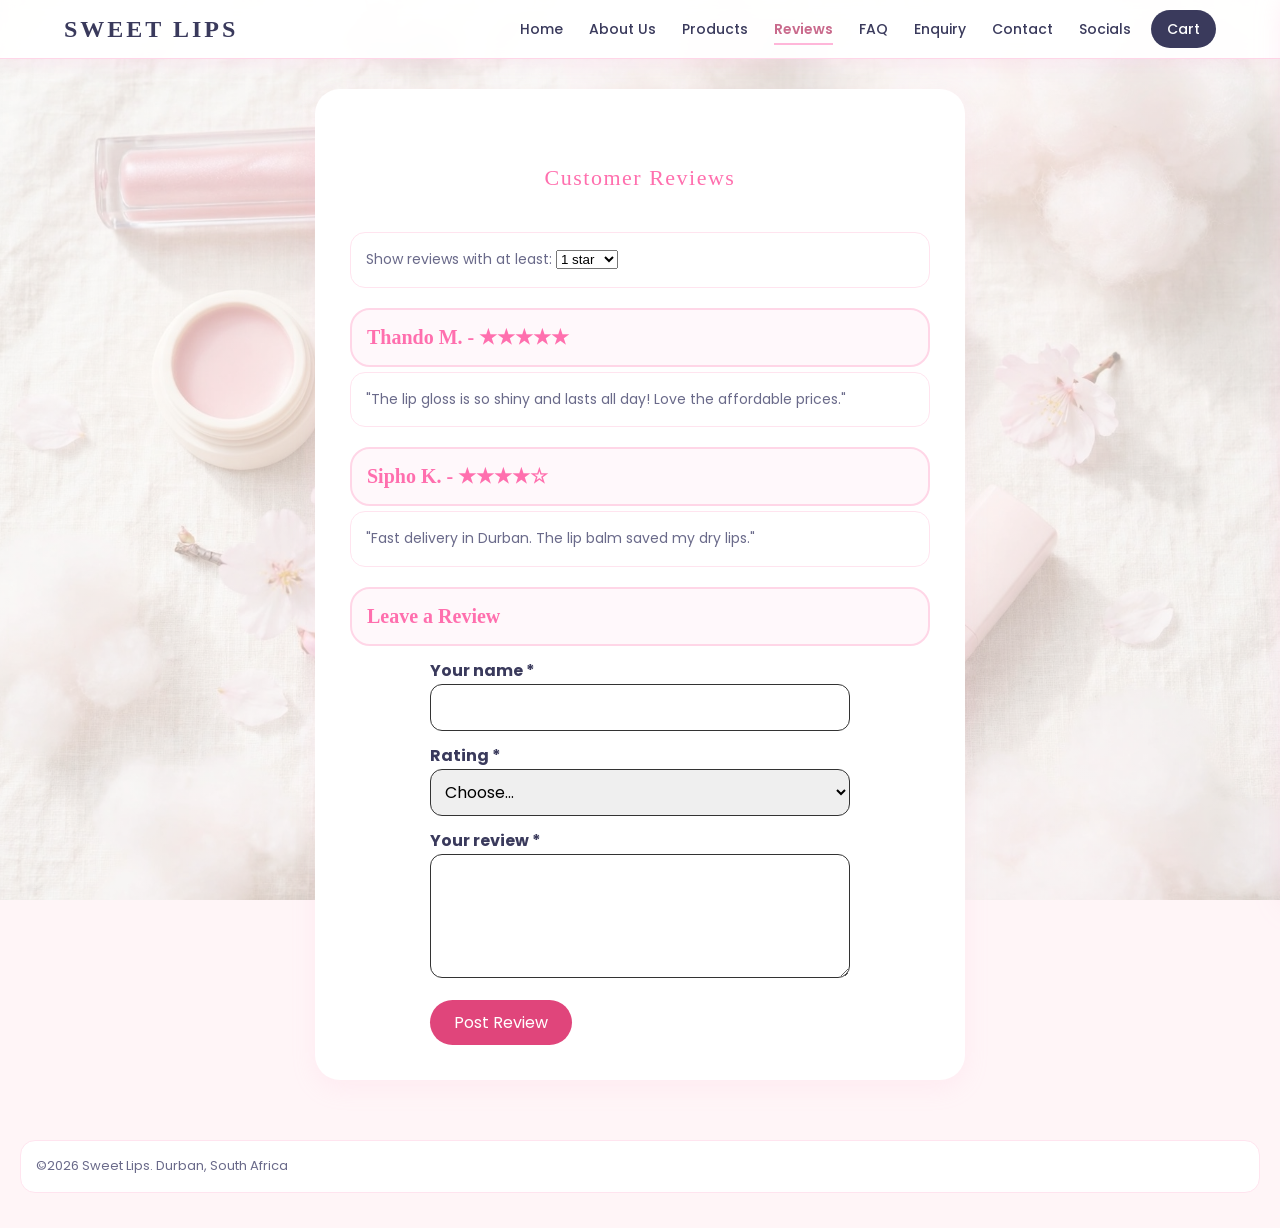
<file: sweet-lips final doc/reviews.html>
<!DOCTYPE html>
<html lang="en">
<head>
  <meta charset="UTF-8">
  <meta name="viewport" content="width=device-width, initial-scale=1.0">
  <title>Customer Reviews | Sweet Lips</title>
  <meta name="description" content="Read what customers say about Sweet Lips lip gloss, balms and fast delivery in South Africa.">
  <meta name="keywords" content="Sweet Lips reviews, lip gloss reviews, customer reviews">
  <meta name="robots" content="index, follow">
  <link rel="preconnect" href="https://fonts.googleapis.com">
  <link rel="preconnect" href="https://fonts.gstatic.com" crossorigin>
  <link href="https://fonts.googleapis.com/css2?family=Poppins:wght@400;500;600&display=swap" rel="stylesheet">
  <link rel="stylesheet" href="css/style.css">
  <link rel="stylesheet" href="css/extras.css">
</head>
<body class="reviews-page">
  <header class="site-header">
    <h1 class="brand"><a href="index.html">Sweet Lips</a></h1>
    <button class="nav-toggle" type="button" aria-label="Open menu" aria-expanded="false" aria-controls="site-nav"><span></span><span></span><span></span></button>
    <nav id="site-nav" class="site-nav" aria-label="Main navigation">
      <ul>
        <li><a href="index.html">Home</a></li>
        <li><a href="about.html">About Us</a></li>
        <li><a href="products.html">Products</a></li>
        <li><a href="reviews.html" aria-current="page">Reviews</a></li>
        <li><a href="faq.html">FAQ</a></li>
        <li><a href="enquiry.html">Enquiry</a></li>
        <li><a href="contact.html">Contact</a></li>
        <li><a href="social.html">Socials</a></li>
        <li class="nav-cart"><a href="cart.html">Cart</a></li>
      </ul>
    </nav>
  </header>
  <main>
    <h2>Customer Reviews</h2>
    <p><label for="min-rating">Show reviews with at least: </label><select id="min-rating"><option value="1">1 star</option><option value="3">3 stars</option><option value="4">4 stars</option><option value="5">5 stars</option></select></p>
    <div id="reviews-list" aria-live="polite"></div>
    <h3>Leave a Review</h3>
    <form id="review-form" class="sl-form">
      <label for="r-name">Your name *</label><input id="r-name" type="text" required minlength="2">
      <label for="r-rating">Rating *</label><select id="r-rating" required><option value="">Choose...</option><option value="5">5 - Loved it</option><option value="4">4 - Really good</option><option value="3">3 - Okay</option><option value="2">2 - Not great</option><option value="1">1 - Disappointed</option></select>
      <label for="r-text">Your review *</label><textarea id="r-text" rows="4" required minlength="10"></textarea>
      <button type="submit">Post Review</button>
    </form>
    <p id="review-result" class="result" role="status" hidden></p>
  </main>
  <footer>
    <p>&copy;2026 Sweet Lips. Durban, South Africa</p>
  </footer>
<script src="js/cart.js"></script>
<script src="js/site.js"></script>
<script src="js/minicart.js"></script>
</body>
</html>
</file>
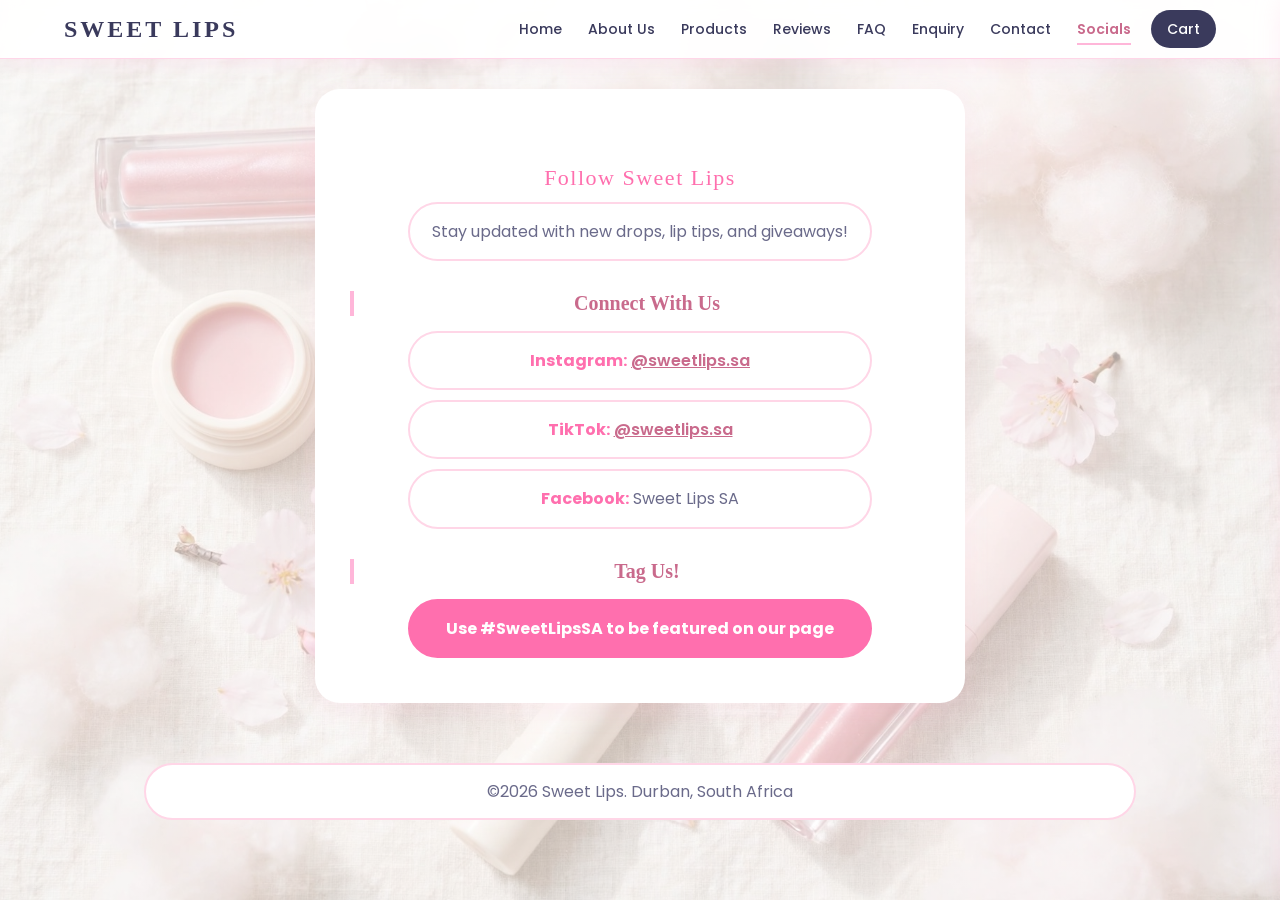
<file: sweet-lips final doc/social.html>
<!DOCTYPE html>
<html lang="en">
<head>
  <meta charset="UTF-8">
  <meta name="viewport" content="width=device-width, initial-scale=1.0">
  <title>Follow Sweet Lips on Instagram, TikTok & Facebook</title>
  <meta name="description" content="Follow @sweetlips.sa for new drops, lip tips and giveaways, and tag #SweetLipsSA to be featured.">
  <meta name="keywords" content="Sweet Lips Instagram, TikTok, makeup giveaways South Africa">
  <meta name="robots" content="index, follow">
  <link rel="preconnect" href="https://fonts.googleapis.com">
  <link rel="preconnect" href="https://fonts.gstatic.com" crossorigin>
  <link href="https://fonts.googleapis.com/css2?family=Poppins:wght@400;500;600&display=swap" rel="stylesheet">
  <link rel="stylesheet" href="css/style.css">
  <link rel="stylesheet" href="css/extras.css">
</head>
<body class="social-page">
  <header class="site-header">
    <h1 class="brand"><a href="index.html">Sweet Lips</a></h1>
    <button class="nav-toggle" type="button" aria-label="Open menu" aria-expanded="false" aria-controls="site-nav"><span></span><span></span><span></span></button>
    <nav id="site-nav" class="site-nav" aria-label="Main navigation">
      <ul>
        <li><a href="index.html">Home</a></li>
        <li><a href="about.html">About Us</a></li>
        <li><a href="products.html">Products</a></li>
        <li><a href="reviews.html">Reviews</a></li>
        <li><a href="faq.html">FAQ</a></li>
        <li><a href="enquiry.html">Enquiry</a></li>
        <li><a href="contact.html">Contact</a></li>
        <li><a href="social.html" aria-current="page">Socials</a></li>
        <li class="nav-cart"><a href="cart.html">Cart</a></li>
      </ul>
    </nav>
  </header>
  <main>
    <h2>Follow Sweet Lips</h2>
    <p>Stay updated with new drops, lip tips, and giveaways!</p>
   
    <h3>Connect With Us</h3>
    <p><b>Instagram:</b> <a href="https://www.instagram.com/sweetlips.sa" target="_blank" rel="noopener noreferrer">@sweetlips.sa</a></p>
    <p><b>TikTok:</b> <a href="https://www.tiktok.com/@sweetlips.sa" target="_blank" rel="noopener noreferrer">@sweetlips.sa</a></p>
    <p><b>Facebook:</b> Sweet Lips SA</p>
   
    <h3>Tag Us!</h3>
    <p>Use #SweetLipsSA to be featured on our page </p>
  </main>
  <footer>
    <p>&copy;2026 Sweet Lips. Durban, South Africa</p>
  </footer>
<script src="js/cart.js"></script>
<script src="js/site.js"></script>
<script src="js/minicart.js"></script>
</body>
</html>
</file>
<file: sweet-lips final doc/css/style.css>
* { margin:0; padding:0; box-sizing:border-box; }
/* SWEET LIPS Homepage styling*/
body{
    background-color: #FFF7FB;
    color: #3A3A5C;
    font-family: 'Poppins', Arial,sans-serif;
    margin:0;
    padding:0;
}
h1{
    color: #3A3A5C;
    font-family: georgia,serif;
    font-size: 36px;
    letter-spacing: 2px;
    margin-top: 40px;
    margin-bottom: 5px;
}
h2{
    color: #6a6a8a;
    font-size: 18px;
    letter-spacing: 1.5px;
    font-weight: 500;
    margin-bottom: 20px;
}
/* Navigation */
nav{
    background-color: white;
    padding: 15px 20px;
    border-radius: 30px;
    width: 80%;
    margin: 20px auto;
    box-shadow: 0 5px 20px rgba(255,185,217,0.2);

}nav a{
    text-decoration: none;
    color: #3A3A5C;
    font-size: 14px;
    margin: 0 8px;
    font-weight: 500;
}
nav a:hover{
    color: #FFB6D9;
}
main p{
    font-size: 15px;
    color: #6a6a8a;
    margin-top: 25px;
}
main a{
    display: inline-block;
    background-color: #3A3A5C;
    color: white;
    padding: 12px 35px;
    border-radius: 25px;
    text-decoration: none;
    font-weight: bold;
    margin: 15px 0;
}
main a:hover{
    background-color: #FFB6D9;
    color: #3A3A5C;
}
.home-pic{
    width: 250px;
    border-radius: 20px;
    margin-top: 20px;
    display: block;
    box-shadow: 0 10px 25px rgba(197,180,255,0.4);
}
h2:last-of-type{
    margin: 40px;
    font-size: 22px;
    color: #3A3A5C;
}
ul{
    list-style: none;
    padding: 0;
    display: flex;
    justify-content: center;
    gap:15px;
    flex-wrap: wrap;
    width: 80%;
    margin: 20px auto;
}
ul li{
    background: white;
    padding: 15px 25px;
    border-radius: 15px;
    border-left: 5px solid #FFB6D9;
    font-size: 14px;
    box-shadow: 0 4px 10px rgba(0,0,0,0.05);
}
body{
  background-color: #FFF7FB;
  color: #3A3A5C;
  font-family: 'Poppins', sans-serif;
  margin:0;
  padding:0;
  text-align: center;
}

header h1{
  font-family: Georgia, serif;
  letter-spacing: 2px;
  margin-top:30px;
  color: #3A3A5C;
}

header nav{
  background: white;
  width: 80%;
  margin: 20px auto;
  padding: 12px;
  border-radius: 30px;
  box-shadow: 0 5px 20px rgba(255,182,217,0.2);
}
header nav a{
  text-decoration: none;
  color: #3A3A5C;
  font-size: 13px;
  margin: 0 5px;
}
header nav a:hover{
  color: #FFB6D9;
}

/* Main content */
main{
  width: 80%;
  max-width: 800px;
  margin: 0 auto;
  text-align: left;
  background: white;
  padding: 35px;
  border-radius: 25px;
  box-shadow: 0 8px 25px rgba(255,182,217,0.15);
}

main h2{
  text-align: center;
  font-family: Georgia, serif;
  color: #FFB6D9;
  font-size: 28px;
}

main h3{
  color: #3A3A5C;
  margin-top: 25px;
  border-left: 4px solid #FFB6D9;
  padding-left: 10px;
}

main p{
  font-size: 14px;
  line-height: 1.7;
  color: #6a6a8a;
}
main ul{
  list-style: none;
  padding: 0;
}
main ul li{
  background: #FFF7FB;
  padding: 10px 15px;
  margin: 8px 0;
  border-radius: 12px;
  font-size: 14px;
}
.about-pic{
  width: 180px;
  height: 180px;
  object-fit: cover;
  border-radius: 15px;
  display: block;
  margin: 15px auto;
  border: 4px solid #FFD6E8;
  box-shadow: 0 5px 15px rgba(255,182,217,0.4);
}

/* Footer */
footer{
  margin-top: 40px;
  padding: 20px;
  font-size: 13px;
  color: #6a6a8a;
}

main{
  width: 90%;
  margin: 20px auto;
  text-align: center;
}
main img{
  border-radius: 10px;
  box-shadow: 0 8px 20px rgba(255,182,217,0.3);
  margin: 10px 0;
  object-fit: cover;
}

main h3{
  color: #3A3A5C;
  font-family: Georgia, serif;
  margin-top: 30px;
}
main a{
  display: inline-block;
  background: #3A3A5C;
  color: white;
  padding: 8px 18px;
  border-radius: 20px;
  text-decoration: none;
  font-size: 13px;
  margin: 10px 0 20px 0;
}
main a:hover{
  background: #FFB6D9;
}
.cart-page main{
  width:85%; max-width:500px; margin:40px auto;
  background:#fff8fb; padding:30px;
  border-radius:30px; border:2px solid #ffd6e7;
  text-align:center;
  box-shadow:0 8px 20px rgba(255,182,217,0.2);
}
.cart-page main h2{color:#ff6fae;}
.cart-page main p{
  background:white; padding:15px; border-radius:15px;
  border:1px solid #ffe4ef;
}
.cart-page main a{
  background:#ffb6d9; color:white !important;
  padding:12px 30px; border-radius:50px;
  text-decoration:none; display:inline-block; font-weight:bold;
}
.reviews-page main{
  width:90%; max-width:650px; margin:30px auto;
  text-align:center;
}
.reviews-page h2{ color:#ff6fae; }
.reviews-page h3{
  background:#fff8fb; border:2px solid #ffd6e7;
  padding:15px; border-radius:20px;
  margin:20px auto 5px; text-align:left;
  color:#ff6fae;
}
.reviews-page p{
  background:white; border:1px solid #ffe4ef;
  padding:15px; border-radius:15px;
  margin:0 auto 15px; text-align:left;
}
.faq-page main{
  width: 90%;
  max-width: 650px;
  margin: 30px auto;
  text-align: center;
}

.faq-page h2{
  color: #ff6fae;
  margin-bottom: 25px;
}

.faq-page h3{
  background: #fff8fb;
  border: 2px solid #ffd6e7;
  padding: 15px 20px;
  border-radius: 20px 20px 0 0;
  margin: 20px auto 0;
  text-align: left;
  color: #ff6fae;
  font-size: 17px;
}

.faq-page p{
  background: white;
  border: 1px solid #ffe4ef;
  border-top: none;
  padding: 15px 20px;
  border-radius: 0 0 15px 15px;
  margin: 0 auto 20px;
  text-align: left;
  line-height: 1.5;
}
.faq-page main{ width:90%; max-width:650px; margin:30px auto; text-align:center; }
.faq-page h2{ color:#ff8da1; margin-bottom:25px; }

.faq-page h3{
  background:#fff0f3; /* lighter peach pink */
  border:2px dashed #ffb3c6;
  padding:14px 20px;
  border-radius:25px;
  margin:20px auto 0;
  text-align:left;
  color:#ff4d6d;
  font-size:16px;
}
.faq-page p{
  background:#fffafb;
  border:1px solid #ffc2d1;
  border-top:none;
  padding:14px 20px;
  border-radius:0 0 20px 20px;
  margin:0 auto 20px;
  text-align:left;
}

.contact-page main{ width:90%; max-width:650px; margin:30px auto; text-align:center; }
.contact-page h2{ color:#c96a8c; margin-bottom:10px; }

.contact-page h3{
  background:#fde2e8;
  border-left:6px solid #e598b0;
  border-right:2px solid #fde2e8;
  border-top:2px solid #fde2e8;
  border-bottom:2px solid #fde2e8;
  padding:12px 18px;
  border-radius:0 15px 15px 0;
  margin:25px auto 10px;
  color:#a8486b;
  text-align:left;
}

.contact-page p{
  background:white;
  border-left:3px solid #f6c1cc;
  padding:12px 18px;
  border-radius:10px;
  margin:8px auto;
  text-align:left;
}
.contact-page p b{ color:#c96a8c; }
.social-page main{
  width:90%; max-width:650px;
  margin:30px auto;
  text-align:center;
}

.social-page h2{ color:#ff6fae; margin-bottom:5px; }
.social-page h3{
  color:#c96a8c;
  margin-top:30px;
  margin-bottom:15px;
}

.social-page p{
  background:white;
  border:2px solid #ffd6e7;
  padding:14px 20px;
  border-radius:50px;
  margin:10px auto;
  width:80%;
  font-size:16px;
  transition:0.2s;
}

.social-page p:hover{
  background:#fff0f5;
  transform:scale(1.03);
}

.social-page p b{ color:#ff6fae; }

.social-page main p:last-of-type{
  background:#ff6fae;
  color:white;
  border-color:#ff6fae;
  font-weight:bold;
}
.social-page main p:last-of-type b{ color:white; }

body {
  background-image:linear-gradient(rgba(255,255,255,0.60), rgba(255,255,255,0.60)),  url('../images/soft-pink-feather-background.jpeg');
  background-size: cover;
  background-position: center right;
  background-attachment: fixed;
  background-repeat: no-repeat;
  background-color: #fff5f7;
}






img { max-width:100%; height:auto; }
button:hover { background:white; color:#e8a0b0; }
button:focus { outline:3px solid #ffb6c1; }
button:active { transform:scale(0.98); }

@media (max-width: 768px){
  body{
    background-attachment: scroll;
    background-position: center center;
  }
}

/* =====================================================================
   PART 3 REFINEMENTS (feedback from Part 2)
   ===================================================================== */

/* Default style code: one set of design tokens used site-wide */
:root{
  --pink:#FFB6D9; --pink-soft:#FFD6E8; --pink-pale:#FFE4EF; --cream:#FFF7FB;
  --rose:#c96a8c; --navy:#3A3A5C; --muted:#6a6a8a;
  --font-body:'Poppins',Arial,sans-serif; --font-head:Georgia,'Times New Roman',serif;
}
html{scroll-behavior:smooth;-webkit-text-size-adjust:100%}
body{font-family:var(--font-body);line-height:1.6;color:var(--navy)}
::selection{background:var(--pink-soft);color:var(--navy)}

/* Typography: one scale for headings, fluid sizes so text adapts to every screen */
h1,h2,h3{font-family:var(--font-head);line-height:1.25}
h1{font-size:clamp(1.5rem,4vw,2.25rem)}
main h2{font-size:clamp(1.4rem,3.2vw,1.75rem)}
main h3{font-size:clamp(1.05rem,2.4vw,1.25rem)}
main p,main li{line-height:1.7}
a{color:var(--rose)}

/* Pseudo-classes: hover, focus, active, structural and form-state styling */
a:focus-visible,button:focus-visible,input:focus-visible,select:focus-visible,textarea:focus-visible,summary:focus-visible{
  outline:3px solid var(--pink);outline-offset:2px}
main a:active{transform:scale(.97)}
main li:nth-child(even){background:var(--cream)}
main ul li:first-child{border-top-left-radius:15px}
input:focus,select:focus,textarea:focus{border-color:var(--pink)!important;box-shadow:0 0 0 3px rgba(255,182,217,.35)}
input:disabled,button:disabled{opacity:.55;cursor:not-allowed}
input[type="checkbox"]:checked,input[type="radio"]:checked{accent-color:var(--rose)}
input:not(:placeholder-shown):valid{border-color:#9ccfb0}
details[open]>summary{color:var(--rose)}
footer p:first-child{margin-top:0}

/* Layout: images never overflow; tidy spacing between sections */
img{max-width:100%;height:auto;display:block;margin-left:auto;margin-right:auto}
main{margin-bottom:40px}
.product-card img{object-fit:cover}

/* Large screens */
@media (min-width:1200px){
  main{max-width:1000px}
}

/* Tablet */
@media (max-width:900px){
  main{width:92%;padding:28px 22px}
  .tiles{grid-template-columns:repeat(2,1fr)}
}
@media (max-width:768px){
  body{font-size:15px;background-attachment:scroll}
  main{width:94%;padding:24px 16px;border-radius:20px}
  ul{width:100%}
  ul li{width:100%}
  .about-pic{width:150px;height:150px}
  .social-page p{width:100%}
  .cart-page main,.faq-page main,.reviews-page main,.contact-page main,.social-page main{width:94%}
}

/* Mobile */
@media (max-width:480px){
  body{font-size:14px}
  main{width:96%;padding:20px 12px}
  main a{padding:10px 20px;font-size:13px}
  .tiles{grid-template-columns:1fr}
  .stats{grid-template-columns:repeat(2,1fr)}
  footer{padding:16px 10px}
}
</file>
<file: sweet-lips final doc/css/extras.css>
/* Part 3 additions - loads after style.css */
.error{display:block;color:#b00020;font-size:.85rem;margin:2px 0 8px}
[aria-invalid="true"]{border:2px solid #b00020!important}
.sl-form label{display:block;margin-top:12px;font-weight:bold}
.sl-form input:not([type=checkbox]):not([type=radio]),.sl-form select,.sl-form textarea{width:100%;max-width:420px;padding:10px;border:1.5px solid #333;border-radius:12px;font:inherit;box-sizing:border-box}
.sl-form .inline{display:inline;font-weight:normal;margin-right:12px}
.sl-form button,.tools button{margin-top:14px;padding:10px 24px;border:0;border-radius:25px;background:#e0457b;color:#fff;font:inherit;cursor:pointer}
.result{margin-top:16px;padding:14px;border-radius:12px;background:#fde8f0;max-width:420px}
.tools{display:flex;gap:10px;flex-wrap:wrap;margin:12px 0}
.tools input,.tools select{padding:8px 14px;border:1.5px solid #333;border-radius:20px;font:inherit}
.product-card,.review{transition:transform .25s,box-shadow .25s;animation:fadeUp .5s ease both}
.product-card:hover{transform:translateY(-4px);box-shadow:0 6px 16px rgba(0,0,0,.15)}
@keyframes fadeUp{from{opacity:0;transform:translateY(12px)}to{opacity:1;transform:none}}
main img:not(.about-pic):not(.home-pic){cursor:zoom-in}
#lightbox{position:fixed;inset:0;background:rgba(0,0,0,.88);display:none;align-items:center;justify-content:center;z-index:999}
#lightbox.open{display:flex}
#lightbox img{max-width:90vw;max-height:85vh;border-radius:12px}
#lightbox button{position:absolute;background:none;border:0;color:#fff;font-size:2.2rem;cursor:pointer;padding:12px}
#lb-close{top:8px;right:12px}#lb-prev{left:8px}#lb-next{right:8px}
details{border:1.5px solid #333;border-radius:12px;margin:10px 0;padding:10px 14px}
summary{font-weight:bold;cursor:pointer}
#map{height:320px;max-width:700px;border-radius:12px;margin:12px 0}

/* ---- Compatibility with style.css (its "main a" / "main img" rules are broad) ---- */
.sl-form{max-width:420px;margin:0 auto;text-align:left}
.sl-form fieldset{border:0;margin-top:12px;padding:0}
.sl-form legend{font-weight:bold}
.result{margin:16px auto}
.tools{justify-content:center}
.product-card{background:#fff;border:1px solid #ffe4ef;border-radius:20px;padding:10px 20px 20px;margin:20px 0}
.leaflet-container img{margin:0!important;box-shadow:none!important;border-radius:0!important;max-width:none!important;max-height:none!important;object-fit:fill!important}
.leaflet-bar a{margin:0!important;padding:0!important;border-radius:0!important;background:#fff!important;color:#333!important}
.leaflet-control-attribution a,.leaflet-popup-content a{background:none!important;padding:0!important;margin:0!important;display:inline!important;color:#0078A8!important;font-size:inherit!important;border-radius:0!important;font-weight:normal!important}
#map{margin:12px auto}
.faq-page details{border:2px dashed #ffb3c6;background:#fff0f3;border-radius:20px;margin:14px auto;text-align:left}
.faq-page summary{color:#ff4d6d}
.faq-page details p{border:0;background:transparent;margin:8px 0 0;padding:0}
.cart-controls button,#cart-root button{padding:4px 12px;border:0;border-radius:15px;background:#ffb6d9;color:#3A3A5C;cursor:pointer}
.cart-item{text-align:left}

/* ---- Home page: uses the site palette from style.css ---- */
.home-page main section{margin:34px 0}
.hero{display:flex;flex-wrap:wrap;align-items:center;justify-content:center;gap:30px;padding:30px 22px;
  background:#FFF7FB;border:1px solid #FFD6E8;border-radius:25px}
.hero-text{flex:1 1 280px}
.eyebrow{font-size:12px!important;letter-spacing:2px;text-transform:uppercase;margin:0!important;color:#c96a8c!important}
.home-page main .hero-title{font-family:Georgia,serif;font-size:30px;line-height:1.25;color:#3A3A5C;margin:10px 0}
#rotator{color:#c96a8c;font-style:italic;display:inline-block;transition:opacity .3s}
.logo-wrap{flex:0 1 240px;display:flex;justify-content:center}
.hero .home-pic{width:100%;max-width:230px;margin:0 auto;border:4px solid #FFD6E8;border-radius:20px;
  box-shadow:0 8px 22px rgba(255,182,217,.4);animation:none;mix-blend-mode:normal}
.home-page main a.ghost{background:transparent;color:#3A3A5C;border:2px solid #FFB6D9;padding:10px 33px}
.home-page main a.ghost:hover{background:#FFB6D9;border-color:#FFB6D9;color:#3A3A5C}
.tiles{display:grid;grid-template-columns:repeat(auto-fit,minmax(150px,1fr));gap:16px}
.home-page main a.tile{display:block;background:#fff;color:#3A3A5C;padding:0;margin:0;border-radius:20px;overflow:hidden;
  border:1px solid #FFE4EF;box-shadow:0 6px 18px rgba(255,182,217,.25);transition:transform .25s}
.home-page main a.tile:hover{transform:translateY(-4px);background:#fff;color:#3A3A5C}
.tile img{width:100%;height:150px;margin:0!important;border-radius:0!important;box-shadow:none!important;object-fit:cover}
.tile span{display:block;padding:12px;font-weight:600}
.tile small{display:block;font-weight:400;color:#6a6a8a}
.banner{background:#FDE2E8;border:1px solid #FFD6E7;border-left:6px solid #e598b0;border-radius:20px;padding:26px 22px}
.banner h2,.banner p{text-align:center}
.banner p{color:#6a6a8a}
.stats{display:grid;grid-template-columns:repeat(auto-fit,minmax(120px,1fr));gap:14px}
.stats div{background:#fff;border:1px solid #FFE4EF;border-radius:18px;padding:16px;box-shadow:0 4px 12px rgba(255,182,217,.15)}
.stats b{display:block;font-size:26px;color:#c96a8c;font-family:Georgia,serif}
.stats span{font-size:13px;color:#6a6a8a}
@media(max-width:600px){.home-page main .hero-title{font-size:25px}}

/* ---- Checkout ---- */
.co-grid{display:flex;flex-wrap:wrap;gap:24px;align-items:flex-start;text-align:left}
.co-grid .sl-form{flex:2 1 320px;max-width:none}
.co-summary{flex:1 1 240px;background:#fff7fb;border:2px solid #ffd6e7;border-radius:20px;padding:6px 18px 18px}
.sum-row{display:flex;justify-content:space-between;gap:12px;padding:8px 0;border-bottom:1px solid #ffe4ef;font-size:14px;text-align:left}
.sum-total{font-size:17px;border-bottom:0}
.steps{display:flex;gap:8px;list-style:none;padding:0;margin:0 0 8px;flex-wrap:wrap}
.steps li{flex:1;padding:8px;border-radius:20px;background:#ffe4ef;text-align:center;font-size:13px}
.steps .on{background:#e0457b;color:#fff;font-weight:bold}
.steps .done{background:#FFB6D9}
.co-nav{display:flex;gap:10px}
.receipt{background:#fff7fb;border:2px solid #ffd6e7;border-radius:20px;padding:10px 22px 20px;text-align:left;margin-bottom:16px}
@media print{header,nav,footer,button,.result,a{display:none!important}body{background:#fff}}

/* ---- Cart layout (wider, so long names like "Package 1 - Mini Pouch Set" fit) ---- */
.cart-page main{max-width:760px}
.cart-item{display:grid;grid-template-columns:1fr auto auto;gap:14px;align-items:center;text-align:left;padding:14px 0;border-bottom:1px solid #ffe4ef}
.cart-item strong{display:block;font-size:15px;color:#3A3A5C}
.cart-item div{font-size:13px;color:#6a6a8a}
.cart-controls{display:flex;align-items:center;gap:8px}
.cart-controls span{min-width:24px;text-align:center;color:#3A3A5C;font-size:14px}
.cart-line-total{font-weight:bold;color:#3A3A5C!important;font-size:15px!important;min-width:60px;text-align:right}
@media(max-width:520px){.cart-item{grid-template-columns:1fr auto}.cart-controls{grid-column:1/-1}}

/* =====================================================================
   Navigation bar (replaces the "||" text links)
   ===================================================================== */
.site-header{position:sticky;top:0;z-index:50;display:flex;align-items:center;justify-content:space-between;gap:16px;
  padding:10px 5%;background:rgba(255,255,255,.94);-webkit-backdrop-filter:blur(8px);backdrop-filter:blur(8px);
  border-bottom:1px solid #FFD6E8;box-shadow:0 4px 18px rgba(255,182,217,.2);text-align:left}
.site-header h1.brand{margin:0;font-size:1.5rem;letter-spacing:3px;text-transform:uppercase}
.brand a{color:#3A3A5C;text-decoration:none}
.brand a:hover{color:#c96a8c}
header.site-header nav.site-nav{background:none;width:auto;margin:0;padding:0;border-radius:0;box-shadow:none}
.site-nav ul{display:flex;flex-wrap:wrap;justify-content:flex-end;align-items:center;gap:2px;width:auto;margin:0;padding:0;list-style:none}
.site-nav li,.site-nav li:nth-child(even){background:none;padding:0;margin:0;border:0;border-radius:0;box-shadow:none;width:auto}
.site-nav a{display:block;position:relative;margin:0;padding:8px 12px;font-size:14px;font-weight:500;color:#3A3A5C;text-decoration:none;border-radius:20px}
.site-nav a::after{content:"";position:absolute;left:12px;right:12px;bottom:3px;height:2px;background:#FFB6D9;transform:scaleX(0);transition:transform .25s}
.site-nav a:hover{color:#c96a8c}
.site-nav a:hover::after,.site-nav a[aria-current="page"]::after{transform:scaleX(1)}
.site-nav a[aria-current="page"]{color:#c96a8c;font-weight:600}
.site-nav .nav-cart a{margin-left:6px;background:#3A3A5C;color:#fff;padding:8px 16px}
.site-nav .nav-cart a::after{display:none}
.site-nav .nav-cart a:hover{background:#FFB6D9;color:#3A3A5C}
.nav-toggle{display:none;width:42px;height:42px;border:1.5px solid #FFD6E8;border-radius:12px;background:#fff;cursor:pointer;padding:10px;flex-direction:column;justify-content:space-between}
.nav-toggle span{display:block;height:2px;background:#3A3A5C;border-radius:2px;transition:transform .25s,opacity .25s}
.nav-toggle.open span:nth-child(1){transform:translateY(7px) rotate(45deg)}
.nav-toggle.open span:nth-child(2){opacity:0}
.nav-toggle.open span:nth-child(3){transform:translateY(-7px) rotate(-45deg)}
@media (max-width:900px){
  .nav-toggle{display:flex}
  header.site-header nav.site-nav{display:none;position:absolute;top:100%;left:0;right:0;background:#fff;border-bottom:1px solid #FFD6E8;box-shadow:0 12px 20px rgba(255,182,217,.25);padding:8px 5% 16px}
  header.site-header nav.site-nav.open{display:block}
  .site-nav ul{flex-direction:column;align-items:stretch;gap:0}
  .site-nav a{padding:12px 8px;border-radius:10px}
  .site-nav a::after{left:8px;right:auto;width:36px}
  .site-nav .nav-cart a{margin:8px 0 0;text-align:center}
}

/* =====================================================================
   Products page: responsive card grid
   ===================================================================== */
.products-page main{max-width:1100px;display:grid;grid-template-columns:repeat(auto-fill,minmax(270px,1fr));gap:22px;text-align:center}
.products-page main>h2,.products-page main>p,.products-page main>.tools{grid-column:1/-1}
.products-page main>br{display:none}
.products-page .product-card{margin:0;display:flex;flex-direction:column}
.products-page .product-card img{width:100%;height:230px!important;object-fit:cover;border-radius:15px;margin-top:auto}
.products-page .product-card:has(h2){grid-column:1/-1}
.products-page .product-card:has(h2) img{max-width:440px;height:auto!important;max-height:360px}
.products-page .product-card select{max-width:100%}
@media (max-width:600px){.products-page main{grid-template-columns:1fr}.products-page .product-card img{height:200px!important}}

/* =====================================================================
   Mini cart (slide-out) + floating button
   ===================================================================== */
.mc-fab{position:fixed;right:18px;bottom:18px;z-index:90;padding:12px 22px;border:0;border-radius:30px;background:#3A3A5C;color:#fff;
  font:600 14px 'Poppins',Arial,sans-serif;cursor:pointer;box-shadow:0 8px 22px rgba(58,58,92,.35);transition:transform .2s}
.mc-fab:hover{background:#FFB6D9;color:#3A3A5C}
.mc-fab.pulse{transform:scale(1.12)}
.mc-overlay{position:fixed;inset:0;background:rgba(58,58,92,.35);opacity:0;pointer-events:none;transition:opacity .25s;z-index:95}
.mc-overlay.open{opacity:1;pointer-events:auto}
.mc-drawer{position:fixed;top:0;right:0;height:100%;width:min(380px,100%);background:#FFF7FB;z-index:100;transform:translateX(105%);transition:transform .3s;
  display:flex;flex-direction:column;box-shadow:-10px 0 30px rgba(255,182,217,.4);text-align:left}
.mc-drawer.open{transform:none}
.mc-head{display:flex;justify-content:space-between;align-items:center;padding:16px 20px;border-bottom:1px solid #FFD6E8}
.mc-head h2{margin:0;font-size:1.25rem;color:#3A3A5C}
.mc-close{border:0;background:none;font-size:28px;line-height:1;cursor:pointer;color:#3A3A5C}
.mc-list{flex:1;overflow-y:auto;padding:8px 20px}
.mc-row{display:grid;grid-template-columns:1fr auto auto;gap:10px;align-items:center;padding:12px 0;border-bottom:1px solid #FFE4EF;font-size:13px}
.mc-row small{display:block;color:#6a6a8a}
.mc-ctl{display:flex;align-items:center;gap:6px}
.mc-ctl button{width:26px;height:26px;border:0;border-radius:50%;background:#FFD6E8;color:#3A3A5C;cursor:pointer}
.mc-foot{padding:16px 20px;border-top:1px solid #FFD6E8;display:flex;flex-direction:column;gap:8px}
.mc-total{font-weight:600;font-size:1.05rem}
.mc-foot a,.mc-keep{display:block;text-align:center;padding:11px;border-radius:25px;font:600 14px 'Poppins',Arial,sans-serif;text-decoration:none;margin:0}
.mc-foot a{background:#3A3A5C;color:#fff}
.mc-foot a:hover{background:#FFB6D9;color:#3A3A5C}
.mc-keep{background:transparent;border:2px solid #FFB6D9;color:#3A3A5C;cursor:pointer}
.mc-keep:hover{background:#FFD6E8}

/* misc */
.cart-page main a.ghost,main a.ghost{background:transparent;color:#3A3A5C!important;border:2px solid #FFB6D9;padding:10px 26px}
.cart-page main a.ghost:hover,main a.ghost:hover{background:#FFB6D9}
.social-page p a{display:inline;background:none;color:#c96a8c;padding:0;margin:0;font-weight:600;font-size:inherit;text-decoration:underline;border-radius:0}
.social-page p a:hover{background:none;color:#3A3A5C}
.social-page main p:last-of-type a{color:#fff}
.cart-page main a:not(.ghost){background:#3A3A5C;color:#fff!important}
.cart-page main a:not(.ghost):hover{background:#FFB6D9;color:#3A3A5C!important}
</file>
